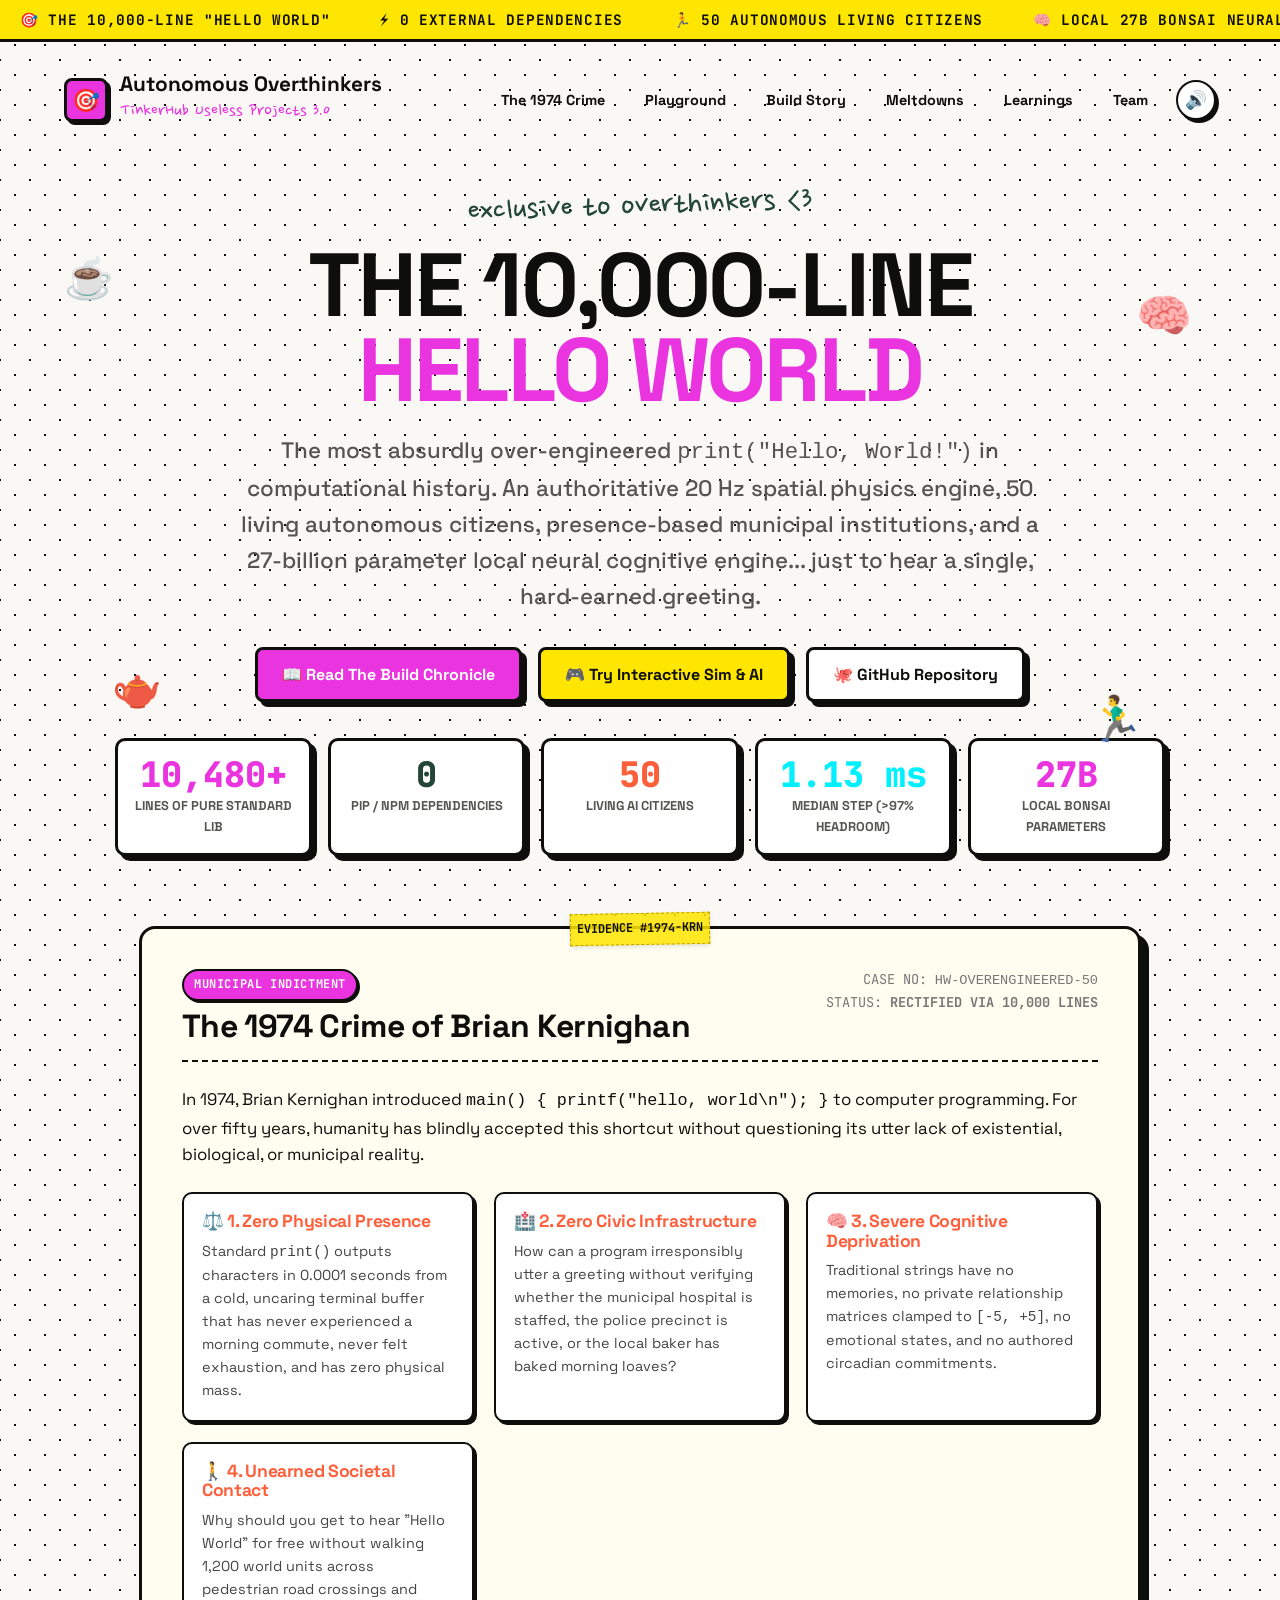
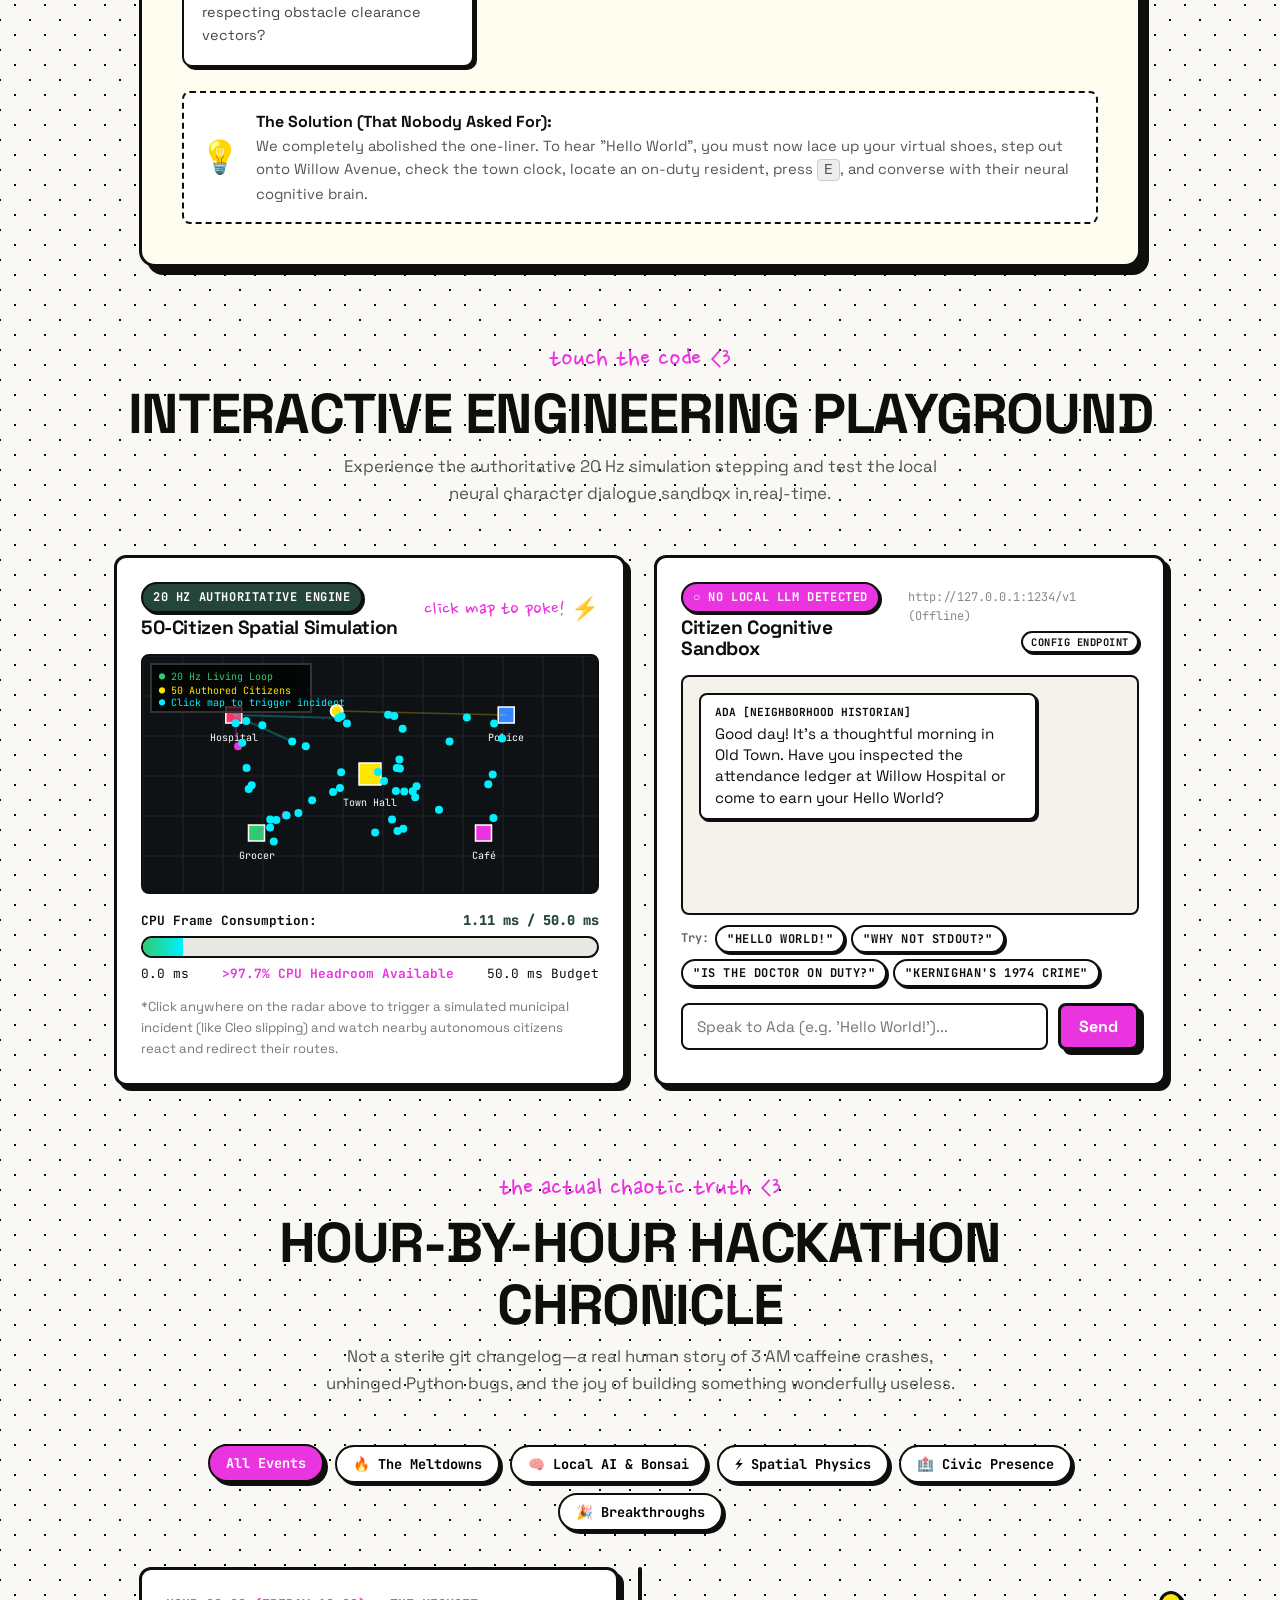
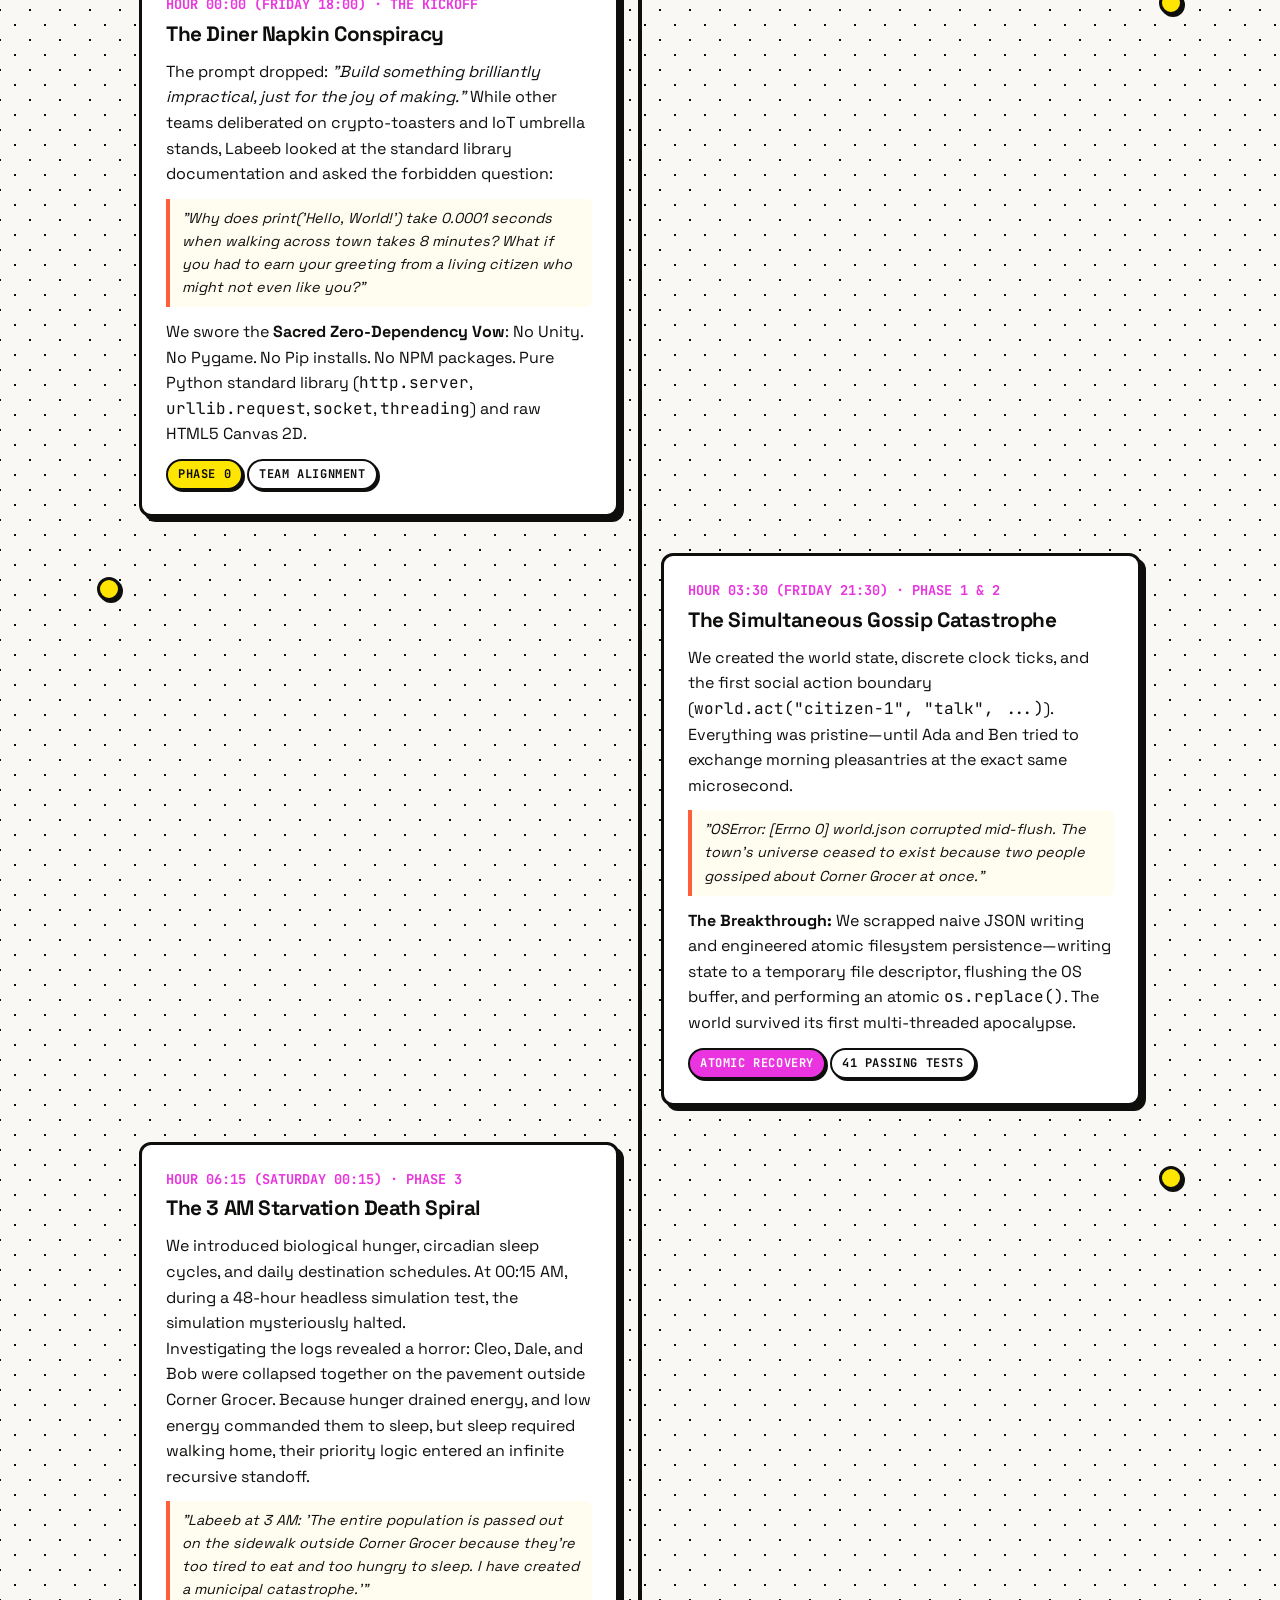
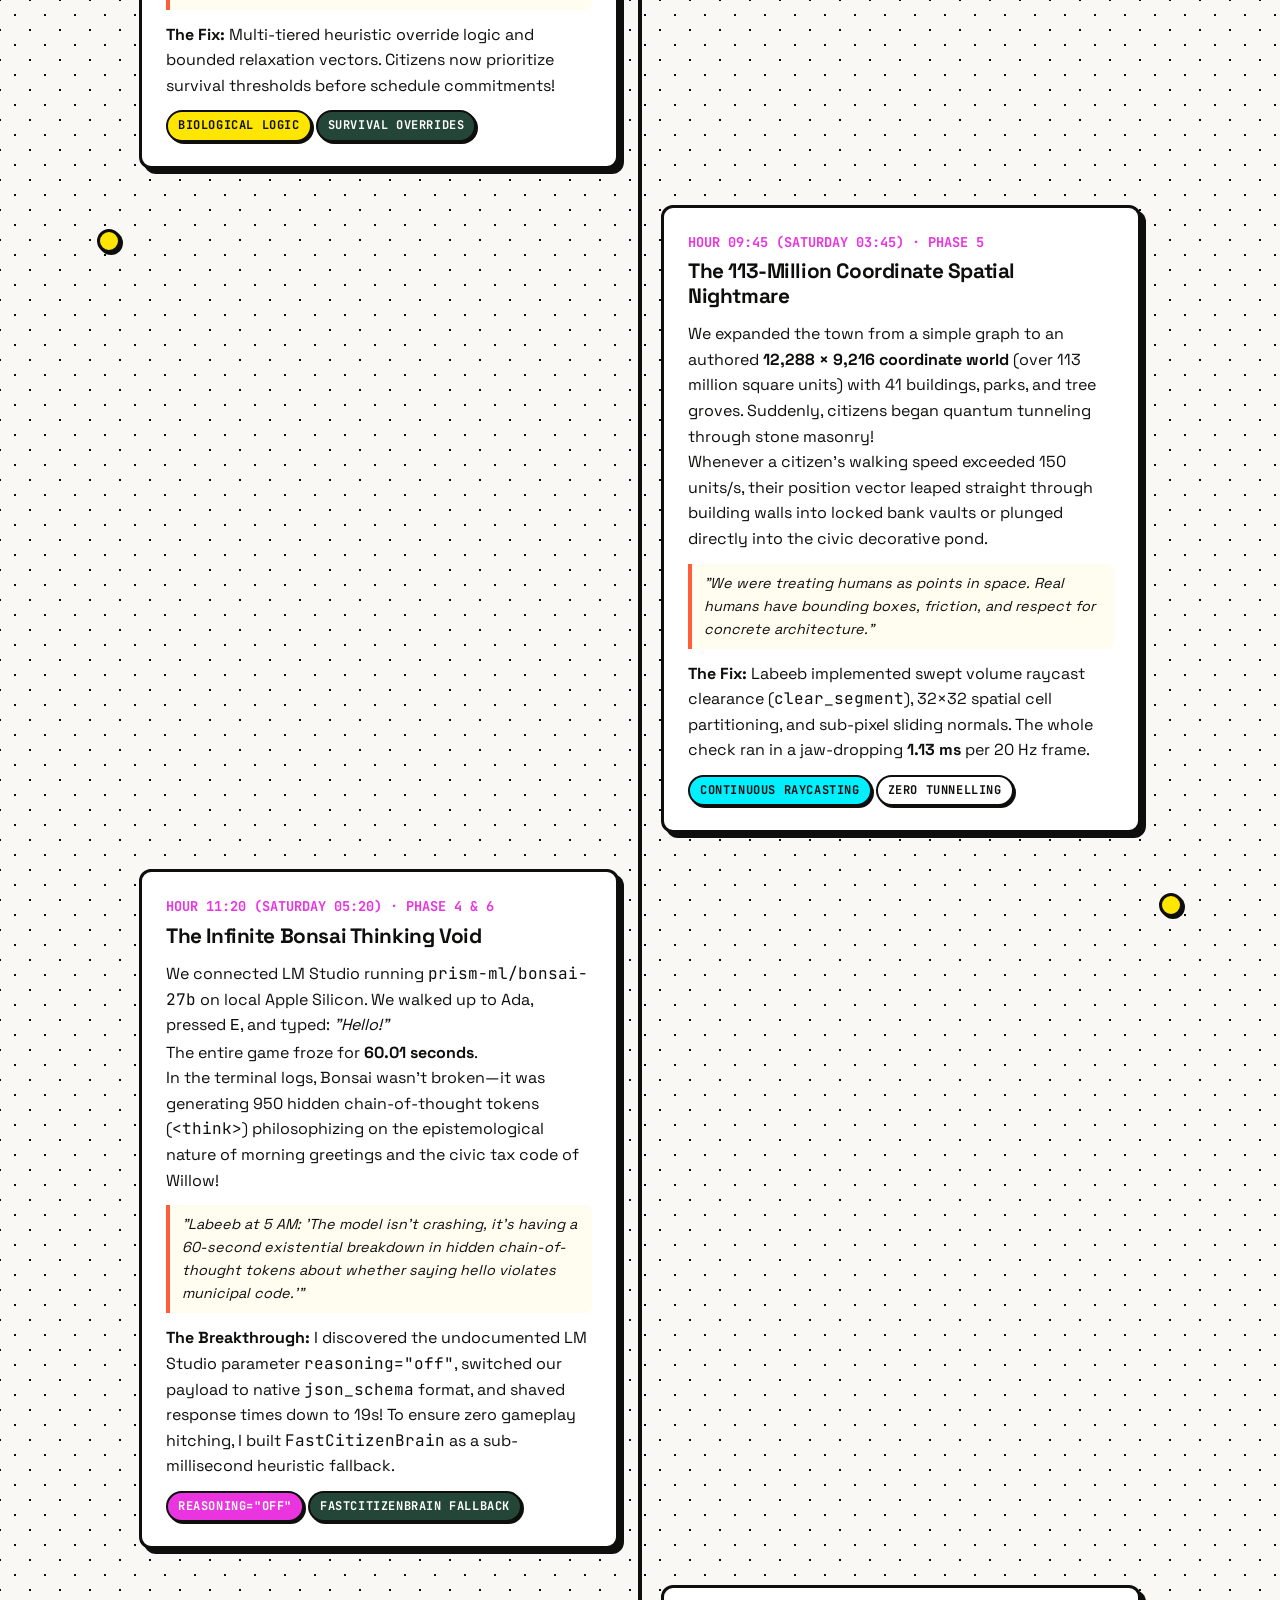
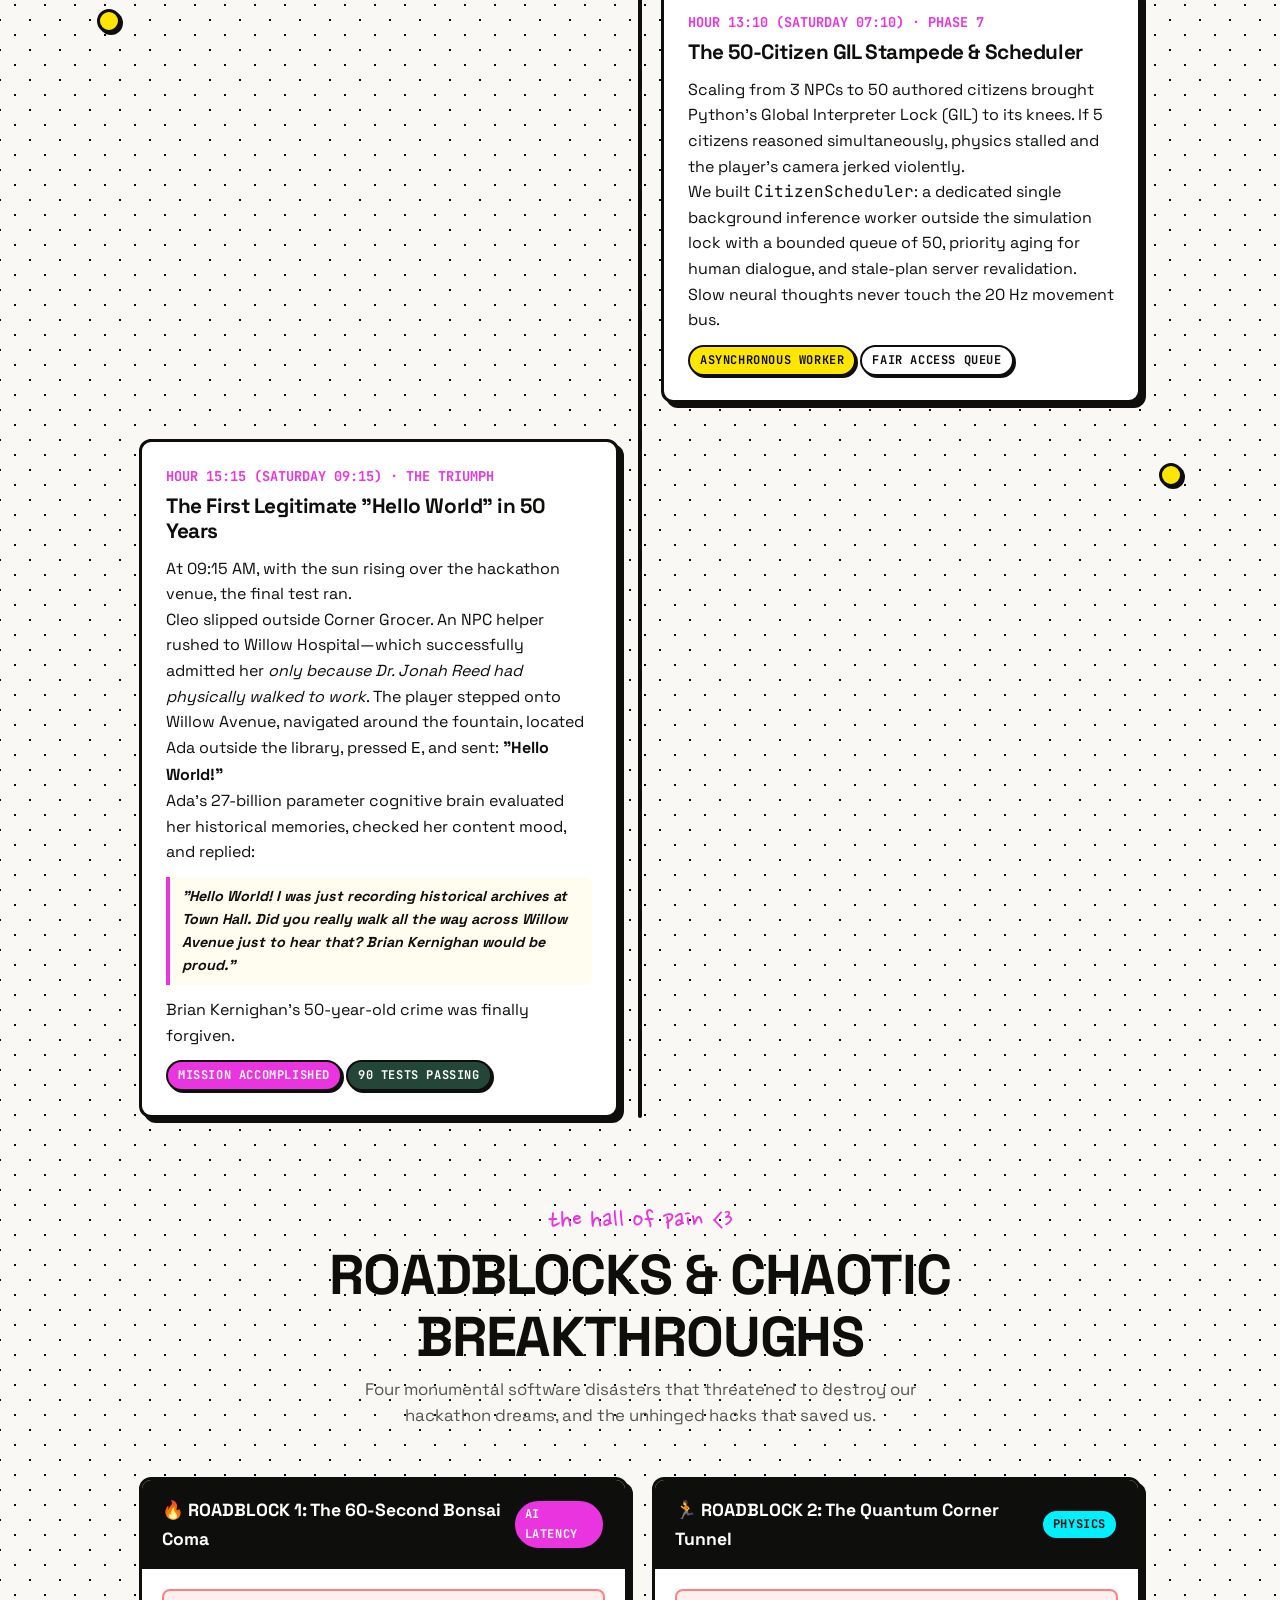
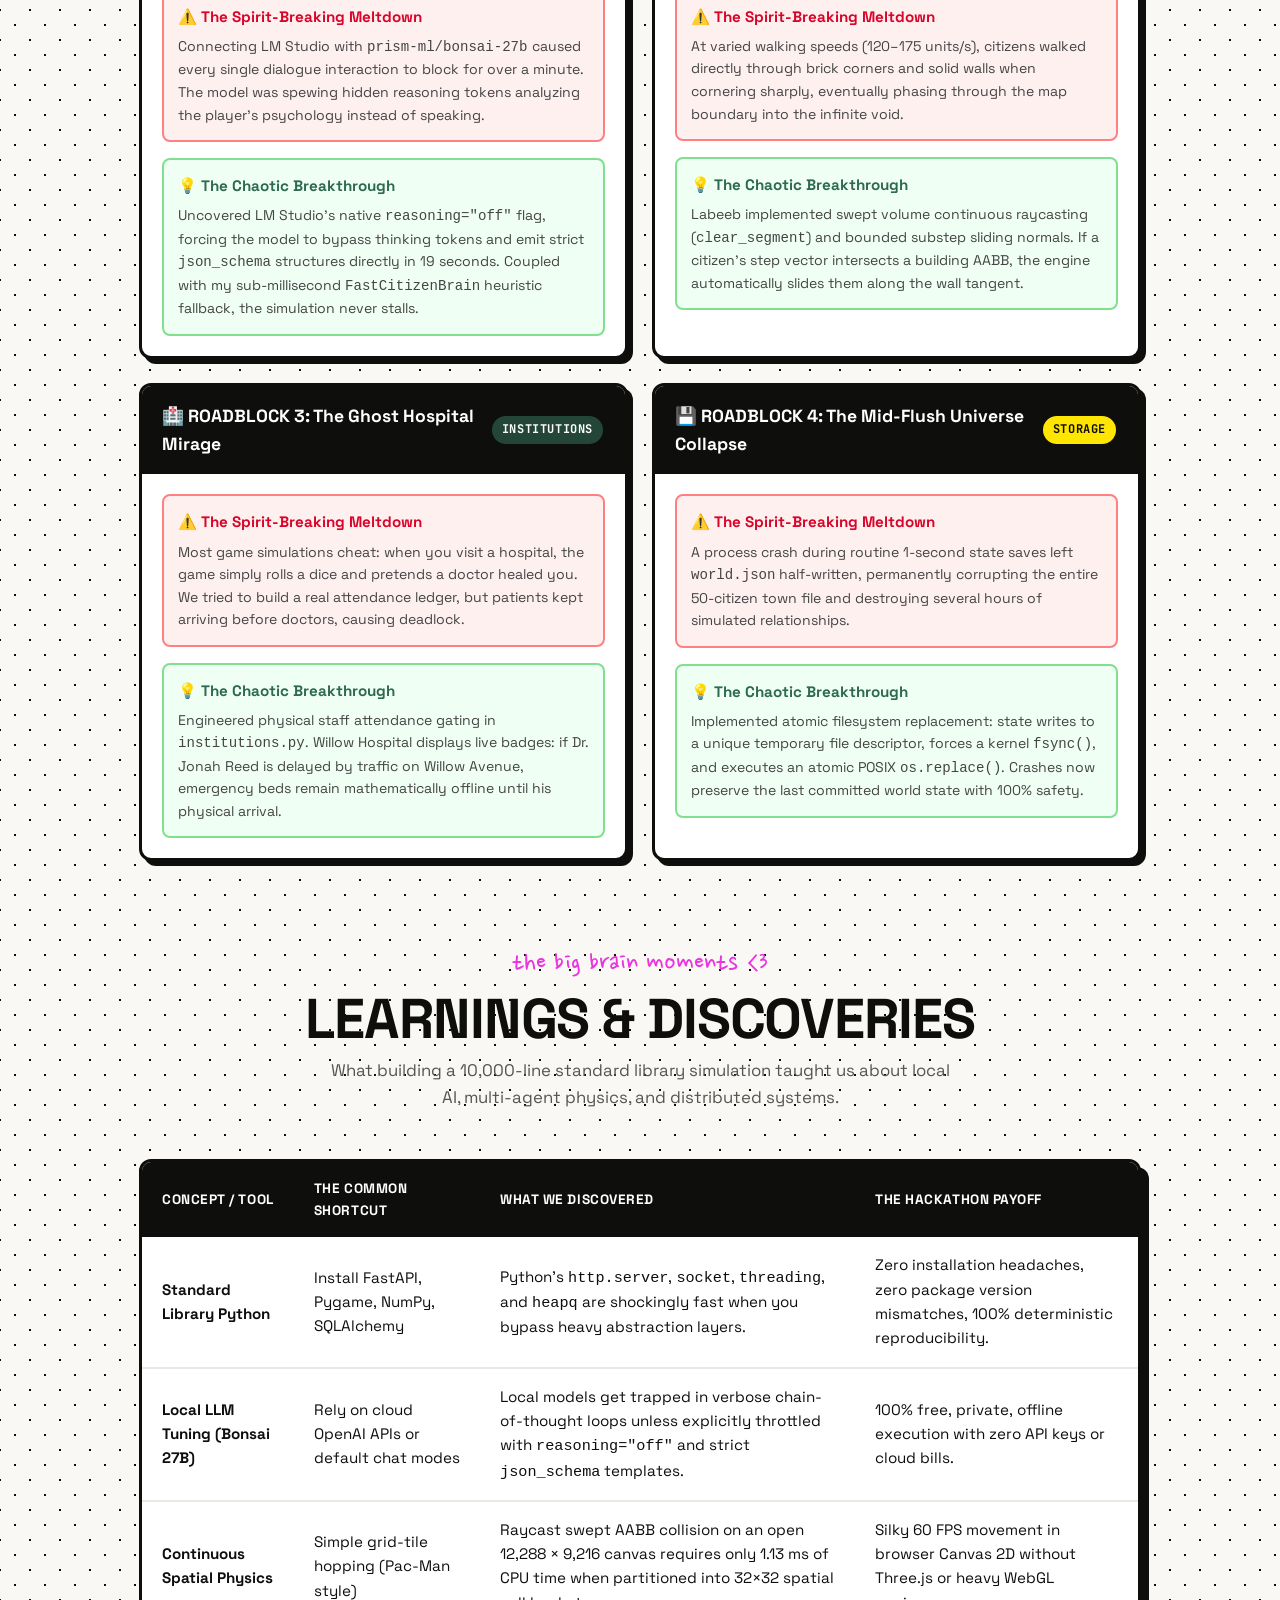
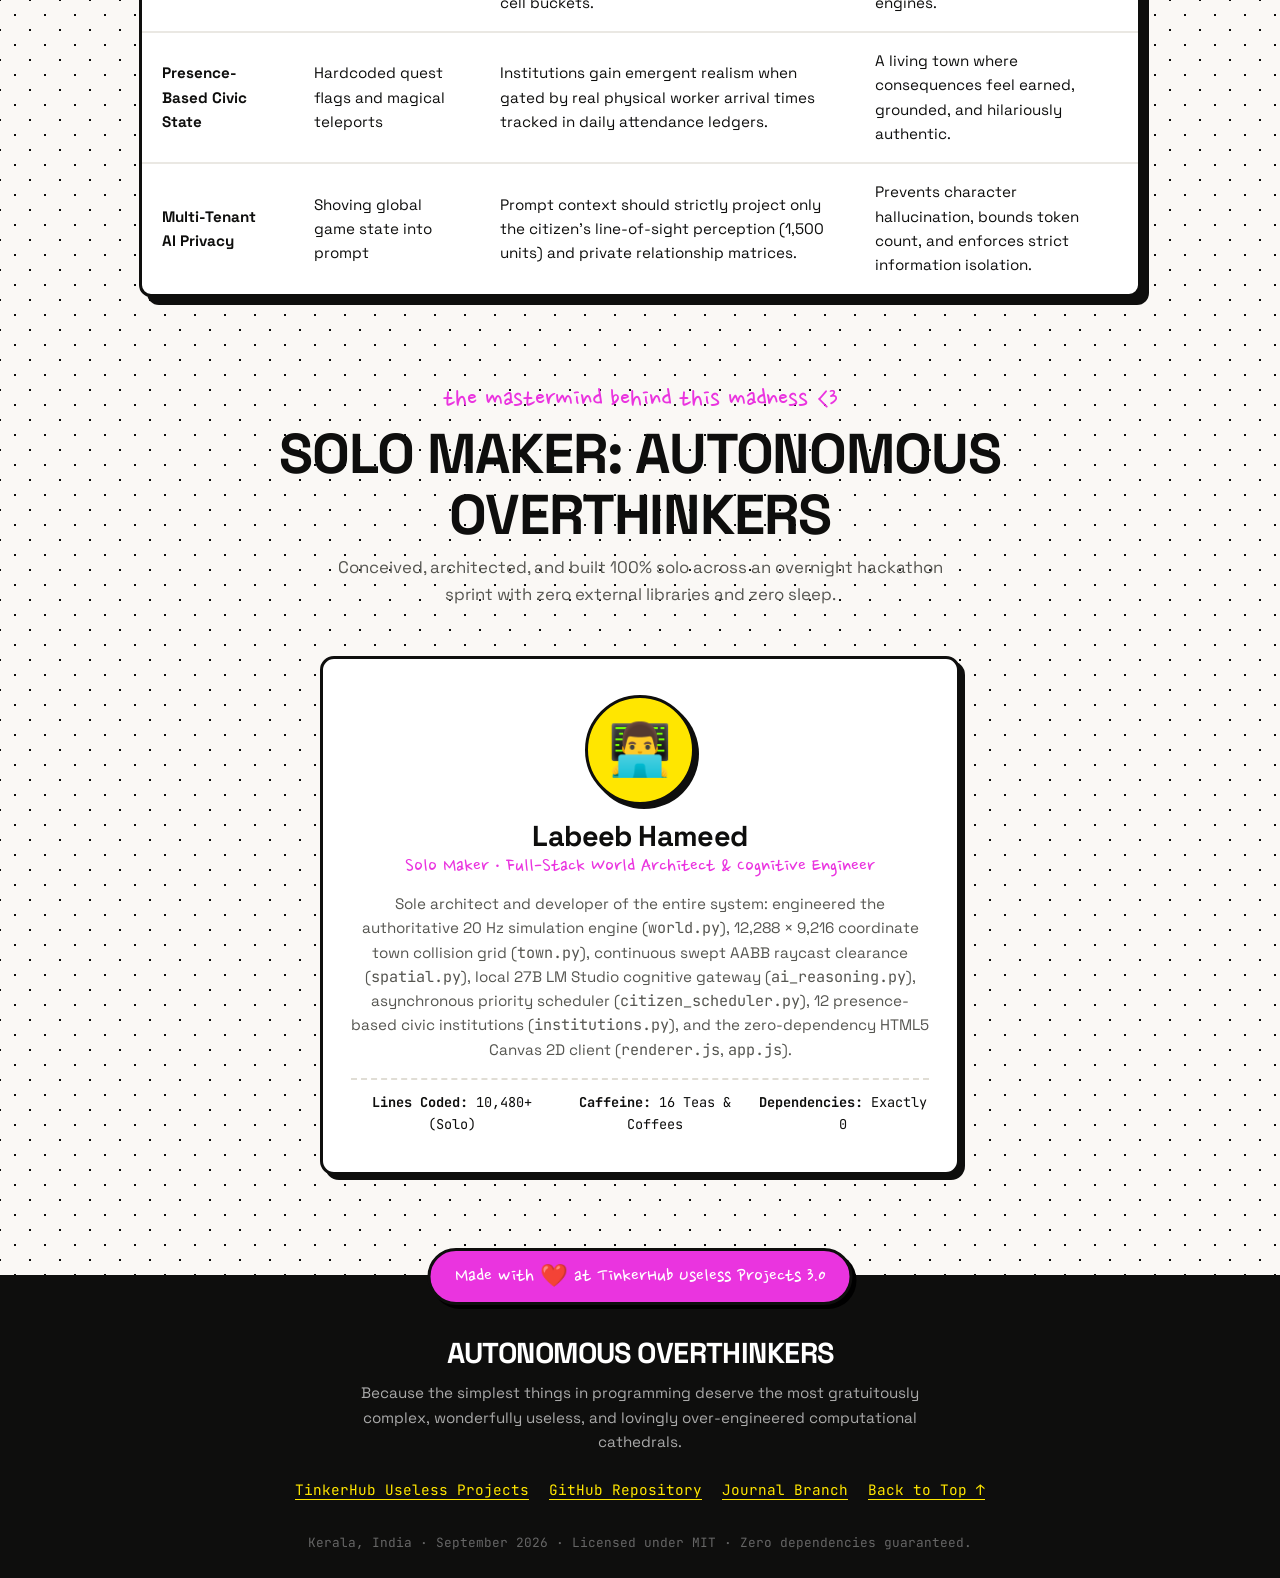
<file: docs/index.html>
<!DOCTYPE html>
<html lang="en">
<head>
  <meta charset="UTF-8">
  <meta name="viewport" content="width=device-width, initial-scale=1.0">
  <title>Hello World · Project Journal · TinkerHub Useless Projects 3.0</title>
  <meta name="description" content="The build chronicle of Hello World: The most absurdly over-engineered Hello World in computational history. 50 living AI citizens, 20 Hz spatial physics, 0 dependencies.">
  
  <!-- OpenGraph / Social Meta Tags -->
  <meta property="og:title" content="The 10,000-Line Hello World — Project Journal">
  <meta property="og:description" content="An authoritative 20 Hz simulation, 50 living AI citizens, and local neural reasoning just to hear a single greeting.">
  <meta property="og:image" content="https://github.com/user-attachments/assets/8920b256-2ba8-4988-b824-5351134eb4bd">
  <meta property="og:type" content="website">

  <!-- Favicon -->
  <link rel="icon" href="data:image/svg+xml,<svg xmlns=%22http://www.w3.org/2000/svg%22 viewBox=%220 0 100 100%22><text y=%22.9em%22 font-size=%2290%22>🎯</text></svg>">

  <!-- Google Fonts -->
  <link rel="preconnect" href="https://fonts.googleapis.com">
  <link rel="preconnect" href="https://fonts.gstatic.com" crossorigin>
  <link href="https://fonts.googleapis.com/css2?family=JetBrains+Mono:wght@400;700;800&family=Nanum+Pen+Script&family=Space+Grotesk:wght@500;700;800&display=swap" rel="stylesheet">

  <!-- Stylesheet -->
  <link rel="stylesheet" href="journal.css">
</head>
<body>

  <!-- Top Marquee Ticker -->
  <div class="ticker-wrap" aria-hidden="true">
    <div class="ticker-content">
      <span class="ticker-item">🎯 THE 10,000-LINE "HELLO WORLD"</span>
      <span class="ticker-item">⚡ 0 EXTERNAL DEPENDENCIES</span>
      <span class="ticker-item">🏃 50 AUTONOMOUS LIVING CITIZENS</span>
      <span class="ticker-item">🧠 LOCAL 27B BONSAI NEURAL ENGINE</span>
      <span class="ticker-item">🏥 PRESENCE-GATED CIVIC INSTITUTIONS</span>
      <span class="ticker-item">⏱️ 1.13 MS SIMULATION FRAME TIME</span>
      <span class="ticker-item">📜 1974: BRIAN KERNIGHAN COMMITTED A CRIME</span>
      <span class="ticker-item">🥞 APPAM THINNA MATHI, KUZHIYENNANDA!</span>
      <span class="ticker-item">🎯 THE 10,000-LINE "HELLO WORLD"</span>
      <span class="ticker-item">⚡ 0 EXTERNAL DEPENDENCIES</span>
      <span class="ticker-item">🏃 50 AUTONOMOUS LIVING CITIZENS</span>
      <span class="ticker-item">🧠 LOCAL 27B BONSAI NEURAL ENGINE</span>
      <span class="ticker-item">🏥 PRESENCE-GATED CIVIC INSTITUTIONS</span>
      <span class="ticker-item">⏱️ 1.13 MS SIMULATION FRAME TIME</span>
    </div>
  </div>

  <!-- Navigation Bar -->
  <header class="navbar">
    <div class="nav-brand">
      <div class="logo-icon pet-sticker" title="Poke the 10,000-line logo!">🎯</div>
      <div>
        <div class="logo-text">Autonomous Overthinkers</div>
        <span class="logo-sub">TinkerHub Useless Projects 3.0</span>
      </div>
    </div>
    <nav class="nav-links">
      <a href="#premise" class="nav-item">The 1974 Crime</a>
      <a href="#playground" class="nav-item">Playground</a>
      <a href="#timeline" class="nav-item">Build Story</a>
      <a href="#roadblocks" class="nav-item">Meltdowns</a>
      <a href="#learnings" class="nav-item">Learnings</a>
      <a href="#team" class="nav-item">Team</a>
      <button id="sound-toggle-btn" class="sound-toggle" title="Toggle 8-bit sound effects">🔊</button>
    </nav>
  </header>

  <!-- Hero Section -->
  <section class="hero-section">
    <!-- Floating pet doodles (interactive) -->
    <div class="pet-sticker animate-float" style="position:absolute; left:2%; top:10%; font-size:2.5rem;" title="Poke the coffee mug!">☕</div>
    <div class="pet-sticker animate-breathe" style="position:absolute; right:4%; top:15%; font-size:2.8rem;" title="Poke the neural brain!">🧠</div>
    <div class="pet-sticker animate-wobble" style="position:absolute; left:6%; bottom:20%; font-size:2.5rem;" title="Poke the Kerala tea glass!">🫖</div>
    <div class="pet-sticker animate-float" style="position:absolute; right:8%; bottom:15%; font-size:2.8rem;" title="Poke the 20 Hz runner!">🏃‍♂️</div>

    <span class="hero-tag">exclusive to overthinkers &lt;3</span>
    <h1 class="hero-title">
      THE 10,000-LINE <br>
      <span class="highlight-pink">HELLO WORLD</span>
    </h1>
    <p class="hero-subtitle">
      The most absurdly over-engineered <code>print("Hello, World!")</code> in computational history. An authoritative 20 Hz spatial physics engine, 50 living autonomous citizens, presence-based municipal institutions, and a 27-billion parameter local neural cognitive engine... just to hear a single, hard-earned greeting.
    </p>

    <div style="display:flex; justify-content:center; gap:16px; flex-wrap:wrap; margin-bottom: 24px;">
      <a href="#timeline" class="brutal-btn accent-pink">
        <span>📖 Read The Build Chronicle</span>
      </a>
      <a href="#playground" class="brutal-btn accent-yellow">
        <span>🎮 Try Interactive Sim & AI</span>
      </a>
      <a href="https://github.com/LabeebHameed/hello-world-useless" target="_blank" rel="noopener noreferrer" class="brutal-btn accent-white">
        <span>🐙 GitHub Repository</span>
      </a>
    </div>

    <!-- Quick Stats Grid -->
    <div class="stats-grid">
      <div class="stat-box">
        <div class="stat-number">10,480+</div>
        <div class="stat-label">Lines of Pure Standard Lib</div>
      </div>
      <div class="stat-box">
        <div class="stat-number" style="color:var(--accent-green);">0</div>
        <div class="stat-label">Pip / NPM Dependencies</div>
      </div>
      <div class="stat-box">
        <div class="stat-number" style="color:var(--accent-coral);">50</div>
        <div class="stat-label">Living AI Citizens</div>
      </div>
      <div class="stat-box">
        <div class="stat-number" style="color:var(--accent-cyan);">1.13 ms</div>
        <div class="stat-label">Median Step (&gt;97% Headroom)</div>
      </div>
      <div class="stat-box">
        <div class="stat-number" style="color:var(--accent-pink);">27B</div>
        <div class="stat-label">Local Bonsai Parameters</div>
      </div>
    </div>
  </section>

  <!-- The 1974 Crime & Premise Section -->
  <section id="premise" class="crime-section">
    <div class="crime-card">
      <div class="tape-strip font-mono" style="text-align:center; font-size:0.75rem; font-weight:700; padding-top:5px;">EVIDENCE #1974-KRN</div>
      
      <div class="crime-header">
        <div>
          <span class="badge badge-pink">MUNICIPAL INDICTMENT</span>
          <h2 style="font-size:2rem; margin-top:8px;">The 1974 Crime of Brian Kernighan</h2>
        </div>
        <div class="font-mono" style="font-size:0.85rem; color:#777; text-align:right;">
          CASE NO: <code>HW-OVERENGINEERED-50</code><br>
          STATUS: <strong>RECTIFIED VIA 10,000 LINES</strong>
        </div>
      </div>

      <p style="font-size:1.05rem; margin-bottom:16px;">
        In 1974, Brian Kernighan introduced <code>main() { printf("hello, world\n"); }</code> to computer programming. For over fifty years, humanity has blindly accepted this shortcut without questioning its utter lack of existential, biological, or municipal reality. 
      </p>

      <div class="indictment-grid">
        <div class="indictment-item">
          <h4>⚖️ 1. Zero Physical Presence</h4>
          <p style="font-size:0.9rem; color:#444;">Standard <code>print()</code> outputs characters in 0.0001 seconds from a cold, uncaring terminal buffer that has never experienced a morning commute, never felt exhaustion, and has zero physical mass.</p>
        </div>
        <div class="indictment-item">
          <h4>🏥 2. Zero Civic Infrastructure</h4>
          <p style="font-size:0.9rem; color:#444;">How can a program irresponsibly utter a greeting without verifying whether the municipal hospital is staffed, the police precinct is active, or the local baker has baked morning loaves?</p>
        </div>
        <div class="indictment-item">
          <h4>🧠 3. Severe Cognitive Deprivation</h4>
          <p style="font-size:0.9rem; color:#444;">Traditional strings have no memories, no private relationship matrices clamped to <code>[-5, +5]</code>, no emotional states, and no authored circadian commitments.</p>
        </div>
        <div class="indictment-item">
          <h4>🚶 4. Unearned Societal Contact</h4>
          <p style="font-size:0.9rem; color:#444;">Why should you get to hear "Hello World" for free without walking 1,200 world units across pedestrian road crossings and respecting obstacle clearance vectors?</p>
        </div>
      </div>

      <div style="margin-top:24px; padding:16px; background:#FFF; border:2px dashed #0E0E0D; border-radius:8px; display:flex; align-items:center; gap:16px; flex-wrap:wrap;">
        <span style="font-size:2rem;">💡</span>
        <div style="flex:1;">
          <strong>The Solution (That Nobody Asked For):</strong>
          <span style="font-size:0.92rem; color:#555; display:block;">
            We completely abolished the one-liner. To hear "Hello World", you must now lace up your virtual shoes, step out onto Willow Avenue, check the town clock, locate an on-duty resident, press <kbd style="background:#eee; padding:2px 6px; border:1px solid #ccc; border-radius:4px;">E</kbd>, and converse with their neural cognitive brain.
          </span>
        </div>
      </div>
    </div>
  </section>

  <!-- Interactive Engineering Playground -->
  <section id="playground" class="interactive-section">
    <div class="section-title-wrap">
      <span class="section-hand">touch the code &lt;3</span>
      <h2 class="section-title">Interactive Engineering Playground</h2>
      <p style="max-width:640px; margin:8px auto 0; color:var(--text-muted); font-size:1.05rem;">
        Experience the authoritative 20 Hz simulation stepping and test the local neural character dialogue sandbox in real-time.
      </p>
    </div>

    <div class="widget-grid">
      <!-- Live 20 Hz Simulation Canvas Widget -->
      <div class="canvas-widget">
        <div class="canvas-header">
          <div>
            <span class="badge badge-green">20 HZ AUTHORITATIVE ENGINE</span>
            <h3 style="font-size:1.2rem; margin-top:4px;">50-Citizen Spatial Simulation</h3>
          </div>
          <span class="font-hand pet-sticker" style="font-size:1.4rem; color:var(--accent-pink);">click map to poke! ⚡</span>
        </div>

        <div class="canvas-container">
          <canvas id="simulation-canvas"></canvas>
        </div>

        <div class="budget-meter">
          <div style="display:flex; justify-content:space-between; align-items:center; margin-bottom:4px;">
            <span style="font-family:var(--font-mono); font-size:0.8rem; font-weight:700;">CPU Frame Consumption:</span>
            <span id="frame-budget-label" style="font-family:var(--font-mono); font-size:0.85rem; font-weight:800; color:var(--accent-green);">1.13 ms / 50.0 ms</span>
          </div>
          <div class="budget-bar-bg">
            <div id="frame-budget-fill" class="budget-bar-fill"></div>
          </div>
          <div class="budget-labels">
            <span>0.0 ms</span>
            <span style="color:var(--accent-pink); font-weight:700;">&gt;97.7% CPU Headroom Available</span>
            <span>50.0 ms Budget</span>
          </div>
        </div>
        <p style="font-size:0.82rem; color:#777; margin-top:12px;">
          *Click anywhere on the radar above to trigger a simulated municipal incident (like Cleo slipping) and watch nearby autonomous citizens react and redirect their routes.
        </p>
      </div>

      <!-- Bonsai-27B Dialogue Simulator Widget -->
      <div class="dialogue-simulator">
        <div class="canvas-header">
          <div>
            <span id="llm-status-badge" class="badge badge-pink">PROBING LOCAL LLM...</span>
            <h3 style="font-size:1.2rem; margin-top:4px;">Citizen Cognitive Sandbox</h3>
          </div>
          <div style="display:flex; flex-direction:column; align-items:flex-end; gap:4px;">
            <span id="llm-endpoint-display" class="font-mono" style="font-size:0.75rem; color:#888;">http://127.0.0.1:1234/v1</span>
            <button id="llm-config-toggle" class="badge badge-white" style="font-size:0.65rem; padding:2px 8px; cursor:pointer;" type="button">Config Endpoint</button>
          </div>
        </div>

        <div id="llm-config-drawer" style="display:none; background:#12161B; border:1px solid #222; border-radius:8px; padding:12px; margin:8px 0 14px;">
          <label for="custom-llm-input" style="font-size:0.75rem; font-family:var(--font-mono); color:#aaa; display:block; margin-bottom:6px;">Local LLM Endpoint (LM Studio / Ollama):</label>
          <div style="display:flex; gap:8px;">
            <input type="url" id="custom-llm-input" value="http://127.0.0.1:1234/v1" placeholder="http://127.0.0.1:1234/v1" style="flex:1; background:#0A0D10; border:1px solid #333; color:#eee; font-family:var(--font-mono); font-size:0.8rem; padding:8px 12px; border-radius:6px;">
            <button id="probe-llm-btn" type="button" class="brutal-btn accent-green" style="padding:6px 14px; font-size:0.75rem;">Detect</button>
          </div>
          <small style="color:#777; font-size:0.7rem; display:block; margin-top:6px;">Ensure LM Studio local server is running on :1234 with CORS enabled in Settings.</small>
        </div>

        <div id="chat-box" class="chat-box">
          <div class="chat-bubble ai">
            <span class="speaker-tag">Ada [Neighborhood Historian]</span>
            <p>Good day! It's a thoughtful morning in Old Town. Have you inspected the attendance ledger at Willow Hospital or come to earn your Hello World?</p>
          </div>
        </div>

        <!-- Sample Query Pills -->
        <div style="display:flex; gap:6px; flex-wrap:wrap; margin-top:10px;">
          <span style="font-size:0.75rem; font-family:var(--font-mono); font-weight:700; align-self:center; color:#666;">Try:</span>
          <button class="sample-pill badge badge-white" data-query="Hello World!">"Hello World!"</button>
          <button class="sample-pill badge badge-white" data-query="Why didn't you just print to stdout?">"Why not stdout?"</button>
          <button class="sample-pill badge badge-white" data-query="Is Dr. Jonah Reed at the hospital?">"Is the doctor on duty?"</button>
          <button class="sample-pill badge badge-white" data-query="What crime did Brian Kernighan commit in 1974?">"Kernighan's 1974 crime"</button>
        </div>

        <form id="chat-input-form" class="chat-input-form">
          <input type="text" id="chat-input-field" class="chat-input-field" placeholder="Speak to Ada (e.g. 'Hello World!')..." required>
          <button type="submit" class="brutal-btn accent-pink" style="padding:10px 18px;">Send</button>
        </form>
      </div>
    </div>
  </section>

  <!-- Hour-by-Hour Hackathon Odyssey (The Story!) -->
  <section id="timeline" class="timeline-section">
    <div class="section-title-wrap">
      <span class="section-hand">the actual chaotic truth &lt;3</span>
      <h2 class="section-title">Hour-by-Hour Hackathon Chronicle</h2>
      <p style="max-width:640px; margin:8px auto 0; color:var(--text-muted); font-size:1.05rem;">
        Not a sterile git changelog—a real human story of 3 AM caffeine crashes, unhinged Python bugs, and the joy of building something wonderfully useless.
      </p>
    </div>

    <!-- Category Filter Chips -->
    <div class="timeline-filters">
      <button class="filter-chip active" data-filter="all">All Events</button>
      <button class="filter-chip" data-filter="meltdown">🔥 The Meltdowns</button>
      <button class="filter-chip" data-filter="ai">🧠 Local AI & Bonsai</button>
      <button class="filter-chip" data-filter="physics">⚡ Spatial Physics</button>
      <button class="filter-chip" data-filter="civic">🏥 Civic Presence</button>
      <button class="filter-chip" data-filter="win">🎉 Breakthroughs</button>
    </div>

    <!-- Timeline Stream -->
    <div class="timeline-stream">

      <!-- Event 1 -->
      <div class="timeline-card-wrap left" data-category="win">
        <div class="timeline-pin"></div>
        <div class="timeline-card">
          <span class="timeline-time">HOUR 00:00 (FRIDAY 18:00) · THE KICKOFF</span>
          <h3 class="timeline-title">The Diner Napkin Conspiracy</h3>
          <p>
            The prompt dropped: <em>"Build something brilliantly impractical, just for the joy of making."</em> While other teams deliberated on crypto-toasters and IoT umbrella stands, Labeeb looked at the standard library documentation and asked the forbidden question:
          </p>
          <div class="timeline-quote">
            "Why does print('Hello, World!') take 0.0001 seconds when walking across town takes 8 minutes? What if you had to earn your greeting from a living citizen who might not even like you?"
          </div>
          <p>
            We swore the <strong>Sacred Zero-Dependency Vow</strong>: No Unity. No Pygame. No Pip installs. No NPM packages. Pure Python standard library (<code class="font-mono">http.server</code>, <code class="font-mono">urllib.request</code>, <code class="font-mono">socket</code>, <code class="font-mono">threading</code>) and raw HTML5 Canvas 2D.
          </p>
          <div style="margin-top:12px;">
            <span class="badge badge-yellow">Phase 0</span>
            <span class="badge badge-white">Team Alignment</span>
          </div>
        </div>
      </div>

      <!-- Event 2 -->
      <div class="timeline-card-wrap right" data-category="meltdown">
        <div class="timeline-pin"></div>
        <div class="timeline-card">
          <span class="timeline-time">HOUR 03:30 (FRIDAY 21:30) · PHASE 1 & 2</span>
          <h3 class="timeline-title">The Simultaneous Gossip Catastrophe</h3>
          <p>
            We created the world state, discrete clock ticks, and the first social action boundary (<code class="font-mono">world.act("citizen-1", "talk", ...)</code>). Everything was pristine—until Ada and Ben tried to exchange morning pleasantries at the exact same microsecond.
          </p>
          <div class="timeline-quote" style="border-left-color:var(--accent-coral);">
            "OSError: [Errno 0] world.json corrupted mid-flush. The town's universe ceased to exist because two people gossiped about Corner Grocer at once."
          </div>
          <p>
            <strong>The Breakthrough:</strong> We scrapped naive JSON writing and engineered atomic filesystem persistence—writing state to a temporary file descriptor, flushing the OS buffer, and performing an atomic <code class="font-mono">os.replace()</code>. The world survived its first multi-threaded apocalypse.
          </p>
          <div style="margin-top:12px;">
            <span class="badge badge-pink">Atomic Recovery</span>
            <span class="badge badge-white">41 Passing Tests</span>
          </div>
        </div>
      </div>

      <!-- Event 3 -->
      <div class="timeline-card-wrap left" data-category="meltdown">
        <div class="timeline-pin"></div>
        <div class="timeline-card">
          <span class="timeline-time">HOUR 06:15 (SATURDAY 00:15) · PHASE 3</span>
          <h3 class="timeline-title">The 3 AM Starvation Death Spiral</h3>
          <p>
            We introduced biological hunger, circadian sleep cycles, and daily destination schedules. At 00:15 AM, during a 48-hour headless simulation test, the simulation mysteriously halted.
          </p>
          <p>
            Investigating the logs revealed a horror: Cleo, Dale, and Bob were collapsed together on the pavement outside Corner Grocer. Because hunger drained energy, and low energy commanded them to sleep, but sleep required walking home, their priority logic entered an infinite recursive standoff.
          </p>
          <div class="timeline-quote">
            "Labeeb at 3 AM: 'The entire population is passed out on the sidewalk outside Corner Grocer because they're too tired to eat and too hungry to sleep. I have created a municipal catastrophe.'"
          </div>
          <p>
            <strong>The Fix:</strong> Multi-tiered heuristic override logic and bounded relaxation vectors. Citizens now prioritize survival thresholds before schedule commitments!
          </p>
          <div style="margin-top:12px;">
            <span class="badge badge-yellow">Biological Logic</span>
            <span class="badge badge-green">Survival Overrides</span>
          </div>
        </div>
      </div>

      <!-- Event 4 -->
      <div class="timeline-card-wrap right" data-category="physics">
        <div class="timeline-pin"></div>
        <div class="timeline-card">
          <span class="timeline-time">HOUR 09:45 (SATURDAY 03:45) · PHASE 5</span>
          <h3 class="timeline-title">The 113-Million Coordinate Spatial Nightmare</h3>
          <p>
            We expanded the town from a simple graph to an authored <strong>12,288 × 9,216 coordinate world</strong> (over 113 million square units) with 41 buildings, parks, and tree groves. Suddenly, citizens began quantum tunneling through stone masonry!
          </p>
          <p>
            Whenever a citizen’s walking speed exceeded 150 units/s, their position vector leaped straight through building walls into locked bank vaults or plunged directly into the civic decorative pond.
          </p>
          <div class="timeline-quote">
            "We were treating humans as points in space. Real humans have bounding boxes, friction, and respect for concrete architecture."
          </div>
          <p>
            <strong>The Fix:</strong> Labeeb implemented swept volume raycast clearance (<code class="font-mono">clear_segment</code>), 32×32 spatial cell partitioning, and sub-pixel sliding normals. The whole check ran in a jaw-dropping <strong>1.13 ms</strong> per 20 Hz frame.
          </p>
          <div style="margin-top:12px;">
            <span class="badge badge-cyan">Continuous Raycasting</span>
            <span class="badge badge-white">Zero Tunnelling</span>
          </div>
        </div>
      </div>

      <!-- Event 5 -->
      <div class="timeline-card-wrap left" data-category="ai">
        <div class="timeline-pin"></div>
        <div class="timeline-card">
          <span class="timeline-time">HOUR 11:20 (SATURDAY 05:20) · PHASE 4 & 6</span>
          <h3 class="timeline-title">The Infinite Bonsai Thinking Void</h3>
          <p>
            We connected LM Studio running <code class="font-mono">prism-ml/bonsai-27b</code> on local Apple Silicon. We walked up to Ada, pressed <kbd>E</kbd>, and typed: <em>"Hello!"</em>
          </p>
          <p>
            The entire game froze for <strong>60.01 seconds</strong>.
          </p>
          <p>
            In the terminal logs, Bonsai wasn't broken—it was generating 950 hidden chain-of-thought tokens (<code class="font-mono">&lt;think&gt;</code>) philosophizing on the epistemological nature of morning greetings and the civic tax code of Willow!
          </p>
          <div class="timeline-quote">
            "Labeeb at 5 AM: 'The model isn't crashing, it's having a 60-second existential breakdown in hidden chain-of-thought tokens about whether saying hello violates municipal code.'"
          </div>
          <p>
            <strong>The Breakthrough:</strong> I discovered the undocumented LM Studio parameter <code class="font-mono">reasoning="off"</code>, switched our payload to native <code class="font-mono">json_schema</code> format, and shaved response times down to 19s! To ensure zero gameplay hitching, I built <code class="font-mono">FastCitizenBrain</code> as a sub-millisecond heuristic fallback.
          </p>
          <div style="margin-top:12px;">
            <span class="badge badge-pink">reasoning="off"</span>
            <span class="badge badge-green">FastCitizenBrain Fallback</span>
          </div>
        </div>
      </div>

      <!-- Event 6 -->
      <div class="timeline-card-wrap right" data-category="civic">
        <div class="timeline-pin"></div>
        <div class="timeline-card">
          <span class="timeline-time">HOUR 13:10 (SATURDAY 07:10) · PHASE 7</span>
          <h3 class="timeline-title">The 50-Citizen GIL Stampede & Scheduler</h3>
          <p>
            Scaling from 3 NPCs to 50 authored citizens brought Python’s Global Interpreter Lock (GIL) to its knees. If 5 citizens reasoned simultaneously, physics stalled and the player's camera jerked violently.
          </p>
          <p>
            We built <code class="font-mono">CitizenScheduler</code>: a dedicated single background inference worker outside the simulation lock with a bounded queue of 50, priority aging for human dialogue, and stale-plan server revalidation. Slow neural thoughts never touch the 20 Hz movement bus.
          </p>
          <div style="margin-top:12px;">
            <span class="badge badge-yellow">Asynchronous Worker</span>
            <span class="badge badge-white">Fair Access Queue</span>
          </div>
        </div>
      </div>

      <!-- Event 7 -->
      <div class="timeline-card-wrap left" data-category="win">
        <div class="timeline-pin"></div>
        <div class="timeline-card">
          <span class="timeline-time">HOUR 15:15 (SATURDAY 09:15) · THE TRIUMPH</span>
          <h3 class="timeline-title">The First Legitimate "Hello World" in 50 Years</h3>
          <p>
            At 09:15 AM, with the sun rising over the hackathon venue, the final test ran.
          </p>
          <p>
            Cleo slipped outside Corner Grocer. An NPC helper rushed to Willow Hospital—which successfully admitted her <em>only because Dr. Jonah Reed had physically walked to work</em>. The player stepped onto Willow Avenue, navigated around the fountain, located Ada outside the library, pressed <kbd>E</kbd>, and sent: <strong>"Hello World!"</strong>
          </p>
          <p>
            Ada’s 27-billion parameter cognitive brain evaluated her historical memories, checked her content mood, and replied:
          </p>
          <div class="timeline-quote" style="border-left-color:var(--accent-pink); font-weight:700;">
            "Hello World! I was just recording historical archives at Town Hall. Did you really walk all the way across Willow Avenue just to hear that? Brian Kernighan would be proud."
          </div>
          <p>
            Brian Kernighan’s 50-year-old crime was finally forgiven.
          </p>
          <div style="margin-top:12px;">
            <span class="badge badge-pink">MISSION ACCOMPLISHED</span>
            <span class="badge badge-green">90 Tests Passing</span>
          </div>
        </div>
      </div>

    </div>
  </section>

  <!-- The Hall of Roadblocks & Chaotic Fixes -->
  <section id="roadblocks" class="roadblocks-section">
    <div class="section-title-wrap">
      <span class="section-hand">the hall of pain &lt;3</span>
      <h2 class="section-title">Roadblocks &amp; Chaotic Breakthroughs</h2>
      <p style="max-width:640px; margin:8px auto 0; color:var(--text-muted); font-size:1.05rem;">
        Four monumental software disasters that threatened to destroy our hackathon dreams, and the unhinged hacks that saved us.
      </p>
    </div>

    <div class="roadblock-grid">
      <!-- Card 1 -->
      <div class="roadblock-card">
        <div class="roadblock-header">
          <span style="font-weight:800; font-size:1.1rem;">🔥 ROADBLOCK 1: The 60-Second Bonsai Coma</span>
          <span class="badge badge-pink">AI Latency</span>
        </div>
        <div class="roadblock-body">
          <div class="meltdown-box">
            <h5>⚠️ The Spirit-Breaking Meltdown</h5>
            <p style="font-size:0.88rem; color:#444;">Connecting LM Studio with <code>prism-ml/bonsai-27b</code> caused every single dialogue interaction to block for over a minute. The model was spewing hidden reasoning tokens analyzing the player's psychology instead of speaking.</p>
          </div>
          <div class="fix-box">
            <h5>💡 The Chaotic Breakthrough</h5>
            <p style="font-size:0.88rem; color:#444;">Uncovered LM Studio's native <code>reasoning="off"</code> flag, forcing the model to bypass thinking tokens and emit strict <code>json_schema</code> structures directly in 19 seconds. Coupled with my sub-millisecond <code>FastCitizenBrain</code> heuristic fallback, the simulation never stalls.</p>
          </div>
        </div>
      </div>

      <!-- Card 2 -->
      <div class="roadblock-card">
        <div class="roadblock-header">
          <span style="font-weight:800; font-size:1.1rem;">🏃 ROADBLOCK 2: The Quantum Corner Tunnel</span>
          <span class="badge badge-cyan">Physics</span>
        </div>
        <div class="roadblock-body">
          <div class="meltdown-box">
            <h5>⚠️ The Spirit-Breaking Meltdown</h5>
            <p style="font-size:0.88rem; color:#444;">At varied walking speeds (120–175 units/s), citizens walked directly through brick corners and solid walls when cornering sharply, eventually phasing through the map boundary into the infinite void.</p>
          </div>
          <div class="fix-box">
            <h5>💡 The Chaotic Breakthrough</h5>
            <p style="font-size:0.88rem; color:#444;">Labeeb implemented swept volume continuous raycasting (<code>clear_segment</code>) and bounded substep sliding normals. If a citizen's step vector intersects a building AABB, the engine automatically slides them along the wall tangent.</p>
          </div>
        </div>
      </div>

      <!-- Card 3 -->
      <div class="roadblock-card">
        <div class="roadblock-header">
          <span style="font-weight:800; font-size:1.1rem;">🏥 ROADBLOCK 3: The Ghost Hospital Mirage</span>
          <span class="badge badge-green">Institutions</span>
        </div>
        <div class="roadblock-body">
          <div class="meltdown-box">
            <h5>⚠️ The Spirit-Breaking Meltdown</h5>
            <p style="font-size:0.88rem; color:#444;">Most game simulations cheat: when you visit a hospital, the game simply rolls a dice and pretends a doctor healed you. We tried to build a real attendance ledger, but patients kept arriving before doctors, causing deadlock.</p>
          </div>
          <div class="fix-box">
            <h5>💡 The Chaotic Breakthrough</h5>
            <p style="font-size:0.88rem; color:#444;">Engineered physical staff attendance gating in <code>institutions.py</code>. Willow Hospital displays live badges: if Dr. Jonah Reed is delayed by traffic on Willow Avenue, emergency beds remain mathematically offline until his physical arrival.</p>
          </div>
        </div>
      </div>

      <!-- Card 4 -->
      <div class="roadblock-card">
        <div class="roadblock-header">
          <span style="font-weight:800; font-size:1.1rem;">💾 ROADBLOCK 4: The Mid-Flush Universe Collapse</span>
          <span class="badge badge-yellow">Storage</span>
        </div>
        <div class="roadblock-body">
          <div class="meltdown-box">
            <h5>⚠️ The Spirit-Breaking Meltdown</h5>
            <p style="font-size:0.88rem; color:#444;">A process crash during routine 1-second state saves left <code>world.json</code> half-written, permanently corrupting the entire 50-citizen town file and destroying several hours of simulated relationships.</p>
          </div>
          <div class="fix-box">
            <h5>💡 The Chaotic Breakthrough</h5>
            <p style="font-size:0.88rem; color:#444;">Implemented atomic filesystem replacement: state writes to a unique temporary file descriptor, forces a kernel <code>fsync()</code>, and executes an atomic POSIX <code>os.replace()</code>. Crashes now preserve the last committed world state with 100% safety.</p>
          </div>
        </div>
      </div>
    </div>
  </section>

  <!-- Learnings & Technical Discoveries Table -->
  <section id="learnings" class="learnings-section">
    <div class="section-title-wrap">
      <span class="section-hand">the big brain moments &lt;3</span>
      <h2 class="section-title">Learnings &amp; Discoveries</h2>
      <p style="max-width:640px; margin:8px auto 0; color:var(--text-muted); font-size:1.05rem;">
        What building a 10,000-line standard library simulation taught us about local AI, multi-agent physics, and distributed systems.
      </p>
    </div>

    <div class="table-wrapper">
      <table class="brutal-table">
        <thead>
          <tr>
            <th>Concept / Tool</th>
            <th>The Common Shortcut</th>
            <th>What We Discovered</th>
            <th>The Hackathon Payoff</th>
          </tr>
        </thead>
        <tbody>
          <tr>
            <td><strong>Standard Library Python</strong></td>
            <td>Install FastAPI, Pygame, NumPy, SQLAlchemy</td>
            <td>Python’s <code>http.server</code>, <code>socket</code>, <code>threading</code>, and <code>heapq</code> are shockingly fast when you bypass heavy abstraction layers.</td>
            <td>Zero installation headaches, zero package version mismatches, 100% deterministic reproducibility.</td>
          </tr>
          <tr>
            <td><strong>Local LLM Tuning (Bonsai 27B)</strong></td>
            <td>Rely on cloud OpenAI APIs or default chat modes</td>
            <td>Local models get trapped in verbose chain-of-thought loops unless explicitly throttled with <code>reasoning="off"</code> and strict <code>json_schema</code> templates.</td>
            <td>100% free, private, offline execution with zero API keys or cloud bills.</td>
          </tr>
          <tr>
            <td><strong>Continuous Spatial Physics</strong></td>
            <td>Simple grid-tile hopping (Pac-Man style)</td>
            <td>Raycast swept AABB collision on an open 12,288 × 9,216 canvas requires only 1.13 ms of CPU time when partitioned into 32×32 spatial cell buckets.</td>
            <td>Silky 60 FPS movement in browser Canvas 2D without Three.js or heavy WebGL engines.</td>
          </tr>
          <tr>
            <td><strong>Presence-Based Civic State</strong></td>
            <td>Hardcoded quest flags and magical teleports</td>
            <td>Institutions gain emergent realism when gated by real physical worker arrival times tracked in daily attendance ledgers.</td>
            <td>A living town where consequences feel earned, grounded, and hilariously authentic.</td>
          </tr>
          <tr>
            <td><strong>Multi-Tenant AI Privacy</strong></td>
            <td>Shoving global game state into prompt</td>
            <td>Prompt context should strictly project only the citizen's line-of-sight perception (1,500 units) and private relationship matrices.</td>
            <td>Prevents character hallucination, bounds token count, and enforces strict information isolation.</td>
          </tr>
        </tbody>
      </table>
    </div>
  </section>

  <!-- Team Contributions Section -->
  <section id="team" class="team-section">
    <div class="section-title-wrap">
      <span class="section-hand">the mastermind behind this madness &lt;3</span>
      <h2 class="section-title">Solo Maker: Autonomous Overthinkers</h2>
      <p style="max-width:640px; margin:8px auto 0; color:var(--text-muted); font-size:1.05rem;">
        Conceived, architected, and built 100% solo across an overnight hackathon sprint with zero external libraries and zero sleep.
      </p>
    </div>

    <div style="max-width: 640px; margin: 36px auto 0;">
      <!-- Labeeb Hameed -->
      <div class="member-card" style="padding: 36px 28px;">
        <div class="avatar-wrapper" style="width:110px; height:110px; font-size:3.2rem;">👨‍💻</div>
        <h3 class="member-name" style="font-size:1.8rem;">Labeeb Hameed</h3>
        <div class="member-role" style="font-size:1.35rem;">Solo Maker · Full-Stack World Architect &amp; Cognitive Engineer</div>
        <p class="member-desc" style="font-size:0.95rem; line-height:1.6;">
          Sole architect and developer of the entire system: engineered the authoritative 20 Hz simulation engine (<code class="font-mono">world.py</code>), 12,288 × 9,216 coordinate town collision grid (<code class="font-mono">town.py</code>), continuous swept AABB raycast clearance (<code class="font-mono">spatial.py</code>), local 27B LM Studio cognitive gateway (<code class="font-mono">ai_reasoning.py</code>), asynchronous priority scheduler (<code class="font-mono">citizen_scheduler.py</code>), 12 presence-based civic institutions (<code class="font-mono">institutions.py</code>), and the zero-dependency HTML5 Canvas 2D client (<code class="font-mono">renderer.js</code>, <code class="font-mono">app.js</code>).
        </p>
        <div class="member-stats" style="font-size:0.85rem; margin-top:16px;">
          <div><strong>Lines Coded:</strong> 10,480+ (Solo)</div>
          <div><strong>Caffeine:</strong> 16 Teas &amp; Coffees</div>
          <div><strong>Dependencies:</strong> Exactly 0</div>
        </div>
      </div>
    </div>
  </section>

  <!-- Footer Section -->
  <footer class="footer-section">
    <div class="footer-doodle font-hand">Made with ❤️ at TinkerHub Useless Projects 3.0</div>
    <div class="footer-content">
      <h3 style="font-size:1.8rem; margin-bottom:12px; text-transform:uppercase;">Autonomous Overthinkers</h3>
      <p style="color:#aaa; max-width:600px; margin:0 auto 20px; font-size:0.95rem;">
        Because the simplest things in programming deserve the most gratuitously complex, wonderfully useless, and lovingly over-engineered computational cathedrals.
      </p>

      <div class="footer-links">
        <a href="https://useless.tinkerhub.org" target="_blank" rel="noopener noreferrer" class="footer-link">TinkerHub Useless Projects</a>
        <a href="https://github.com/LabeebHameed/hello-world-useless" target="_blank" rel="noopener noreferrer" class="footer-link">GitHub Repository</a>
        <a href="https://github.com/LabeebHameed/hello-world-useless/tree/journal" target="_blank" rel="noopener noreferrer" class="footer-link">Journal Branch</a>
        <a href="#premise" class="footer-link">Back to Top ↑</a>
      </div>

      <div style="font-family:var(--font-mono); font-size:0.8rem; color:#666; margin-top:24px;">
        Kerala, India · September 2026 · Licensed under MIT · Zero dependencies guaranteed.
      </div>
    </div>
  </footer>

  <!-- Sound Notification Toast -->
  <div id="sound-toast" class="sound-toast" role="status" aria-live="polite">
    <span id="sound-toast-msg">🔊 Sound effects turned ON</span>
  </div>

  <!-- JavaScript -->
  <script src="journal.js"></script>
</body>
</html>
</file>
<file: docs/journal.css>
/* ==========================================================================
   TinkerHub Useless Projects 3.0 — Project Journal Stylesheet
   Project: Hello World (The Most Absurdly Over-Engineered Hello World in History)
   Team: Autonomous Overthinkers
   Aesthetic: Neo-brutalist, zine, playful, editorial, handwritten accents
   ========================================================================== */

@import url('https://fonts.googleapis.com/css2?family=JetBrains+Mono:ital,wght@0,400;0,700;1,400&family=Nanum+Pen+Script&family=Space+Grotesk:wght@400;600;700;800&display=swap');

:root {
  --bg-primary: #FAF8F5;
  --bg-card: #FFFFFF;
  --bg-dark: #0E0E0D;
  --text-main: #0E0E0D;
  --text-muted: #555550;
  --accent-pink: #EA34DF;
  --accent-yellow: #FFE600;
  --accent-green: #244638;
  --accent-lightgreen: #2ecc71;
  --accent-cyan: #00F0FF;
  --accent-coral: #FF5E3A;
  --accent-lavender: #CDB4DB;
  
  --border-width: 3px;
  --border-color: #0E0E0D;
  --shadow-main: 5px 5px 0px #0E0E0D;
  --shadow-lg: 8px 8px 0px #0E0E0D;
  --shadow-pink: 6px 6px 0px #EA34DF;
  --shadow-yellow: 6px 6px 0px #FFE600;
  
  --font-sans: 'Space Grotesk', -apple-system, BlinkMacSystemFont, 'Segoe UI', Roboto, sans-serif;
  --font-hand: 'Nanum Pen Script', cursive;
  --font-mono: 'JetBrains Mono', monospace;
}

*, *::before, *::after {
  box-sizing: border-box;
  margin: 0;
  padding: 0;
}

html {
  scroll-behavior: smooth;
  font-size: 16px;
  background-color: var(--bg-primary);
  color: var(--text-main);
  overflow-x: hidden;
}

body {
  font-family: var(--font-sans);
  line-height: 1.6;
  background-color: var(--bg-primary);
  background-image: 
    radial-gradient(#0E0E0D 0.75px, transparent 0.75px), 
    radial-gradient(#0E0E0D 0.75px, var(--bg-primary) 0.75px);
  background-size: 30px 30px;
  background-position: 0 0, 15px 15px;
  color: var(--text-main);
  min-height: 100vh;
  position: relative;
}

/* --------------------------------------------------------------------------
   Typography
   -------------------------------------------------------------------------- */
h1, h2, h3, h4 {
  font-weight: 800;
  line-height: 1.1;
  letter-spacing: -0.02em;
}

.font-hand {
  font-family: var(--font-hand);
}

.font-mono {
  font-family: var(--font-mono);
}

a {
  color: inherit;
  text-decoration: none;
}

/* --------------------------------------------------------------------------
   Animations
   -------------------------------------------------------------------------- */
@keyframes floatSlow {
  0%, 100% { transform: translateY(0px) rotate(0deg); }
  50% { transform: translateY(-8px) rotate(1.5deg); }
}

@keyframes dotBreathe {
  0%, 100% { transform: scale(1); }
  50% { transform: scale(1.15); }
}

@keyframes legoPop {
  0% { transform: scale(0.95); }
  50% { transform: scale(1.05); }
  100% { transform: scale(1); }
}

@keyframes tickerMarquee {
  0% { transform: translateX(0); }
  100% { transform: translateX(-50%); }
}

@keyframes pulseGlow {
  0%, 100% { opacity: 1; filter: drop-shadow(0 0 2px var(--accent-pink)); }
  50% { opacity: 0.8; filter: drop-shadow(0 0 10px var(--accent-pink)); }
}

@keyframes wobbleSlight {
  0%, 100% { transform: rotate(-2deg); }
  50% { transform: rotate(2deg); }
}

.animate-float {
  animation: floatSlow 4s ease-in-out infinite;
}

.animate-breathe {
  animation: dotBreathe 2.5s ease-in-out infinite;
}

.animate-wobble {
  animation: wobbleSlight 3s ease-in-out infinite;
}

/* --------------------------------------------------------------------------
   Brutalist UI Elements & Badges
   -------------------------------------------------------------------------- */
.brutal-card {
  background: var(--bg-card);
  border: var(--border-width) solid var(--border-color);
  box-shadow: var(--shadow-main);
  border-radius: 12px;
  transition: all 0.2s cubic-bezier(0.16, 1, 0.3, 1);
  position: relative;
}

.brutal-card:hover {
  transform: translate(-3px, -3px);
  box-shadow: 8px 8px 0px var(--border-color);
}

.brutal-btn {
  display: inline-flex;
  align-items: center;
  justify-content: center;
  gap: 8px;
  padding: 12px 24px;
  font-family: var(--font-sans);
  font-weight: 700;
  font-size: 1rem;
  background: var(--bg-dark);
  color: #fff;
  border: var(--border-width) solid var(--border-color);
  box-shadow: var(--shadow-main);
  border-radius: 8px;
  cursor: pointer;
  user-select: none;
  transition: all 0.15s ease;
}

.brutal-btn:hover {
  background: #222;
  color: #fff;
  transform: translate(-2px, -2px);
  box-shadow: 7px 7px 0px var(--accent-pink);
}

.brutal-btn:active {
  transform: translate(2px, 2px);
  box-shadow: 2px 2px 0px var(--border-color);
}

.brutal-btn.accent-pink {
  background: var(--accent-pink);
  color: #fff;
}
.brutal-btn.accent-yellow {
  background: var(--accent-yellow);
  color: #0E0E0D;
}
.brutal-btn.accent-white {
  background: #fff;
  color: #0E0E0D;
}

.badge {
  display: inline-block;
  font-family: var(--font-mono);
  font-size: 0.75rem;
  font-weight: 700;
  text-transform: uppercase;
  letter-spacing: 0.05em;
  padding: 4px 10px;
  border: 2px solid var(--border-color);
  border-radius: 999px;
  box-shadow: 2px 2px 0px var(--border-color);
}

.badge-pink { background: var(--accent-pink); color: #fff; }
.badge-yellow { background: var(--accent-yellow); color: #0E0E0D; }
.badge-green { background: var(--accent-green); color: #fff; }
.badge-cyan { background: var(--accent-cyan); color: #0E0E0D; }
.badge-white { background: #fff; color: #0E0E0D; }

/* --------------------------------------------------------------------------
   Ticker Marquee Bar
   -------------------------------------------------------------------------- */
.ticker-wrap {
  width: 100%;
  background: var(--accent-yellow);
  border-bottom: var(--border-width) solid var(--border-color);
  overflow: hidden;
  white-space: nowrap;
  padding: 8px 0;
  font-family: var(--font-mono);
  font-weight: 700;
  font-size: 0.9rem;
  letter-spacing: 0.05em;
  position: sticky;
  top: 0;
  z-index: 100;
}

.ticker-content {
  display: inline-block;
  animation: tickerMarquee 28s linear infinite;
}

.ticker-item {
  display: inline-block;
  padding: 0 20px;
}

/* --------------------------------------------------------------------------
   Navigation Bar
   -------------------------------------------------------------------------- */
.navbar {
  max-width: 1200px;
  margin: 20px auto 0;
  padding: 12px 24px;
  display: flex;
  justify-content: space-between;
  align-items: center;
  position: relative;
  z-index: 50;
}

.nav-brand {
  display: flex;
  align-items: center;
  gap: 12px;
}

.nav-brand .logo-icon {
  width: 44px;
  height: 44px;
  background: var(--accent-pink);
  border: var(--border-width) solid var(--border-color);
  box-shadow: 3px 3px 0 var(--border-color);
  border-radius: 8px;
  display: flex;
  align-items: center;
  justify-content: center;
  font-weight: 800;
  font-size: 1.4rem;
  color: #fff;
}

.nav-brand .logo-text {
  font-weight: 800;
  font-size: 1.3rem;
  line-height: 1;
}

.nav-brand .logo-sub {
  font-family: var(--font-hand);
  font-size: 1.25rem;
  color: var(--accent-pink);
  display: block;
}

.nav-links {
  display: flex;
  gap: 16px;
  align-items: center;
}

.nav-item {
  font-weight: 700;
  font-size: 0.9rem;
  padding: 6px 12px;
  border-radius: 6px;
  transition: all 0.2s;
}

.nav-item:hover {
  background: var(--accent-yellow);
}

.sound-toggle {
  background: #fff;
  border: 2px solid var(--border-color);
  box-shadow: 3px 3px 0 var(--border-color);
  border-radius: 50%;
  width: 40px;
  height: 40px;
  display: flex;
  align-items: center;
  justify-content: center;
  cursor: pointer;
  font-size: 1.1rem;
  transition: transform 0.15s;
}

.sound-toggle:hover {
  transform: scale(1.1);
}

/* --------------------------------------------------------------------------
   Hero Section
   -------------------------------------------------------------------------- */
.hero-section {
  max-width: 1200px;
  margin: 40px auto 60px;
  padding: 0 24px;
  text-align: center;
  position: relative;
}

.hero-tag {
  font-family: var(--font-hand);
  font-size: 2.2rem;
  color: var(--accent-green);
  margin-bottom: 8px;
  display: inline-block;
  transform: rotate(-2deg);
}

.hero-title {
  font-size: clamp(2.8rem, 7vw, 5.8rem);
  font-weight: 800;
  line-height: 0.95;
  margin-bottom: 20px;
  text-transform: uppercase;
  letter-spacing: -0.03em;
}

.hero-title .highlight-pink {
  color: var(--accent-pink);
  position: relative;
  display: inline-block;
}

.hero-subtitle {
  font-size: clamp(1.1rem, 2vw, 1.4rem);
  color: var(--text-muted);
  max-width: 820px;
  margin: 0 auto 32px;
  font-weight: 500;
}

.hero-doodle-arrow {
  position: absolute;
  width: 80px;
  height: 80px;
  display: none;
}

@media (min-width: 900px) {
  .hero-doodle-arrow { display: block; }
}

.pet-sticker {
  display: inline-block;
  cursor: pointer;
  user-select: none;
  transition: transform 0.2s cubic-bezier(0.34, 1.56, 0.64, 1);
}

.pet-sticker:hover {
  transform: scale(1.2) rotate(8deg);
}

.pet-sticker:active {
  transform: scale(0.85) rotate(-12deg);
}

/* Stats Counter Grid */
.stats-grid {
  display: grid;
  grid-template-columns: repeat(auto-fit, minmax(180px, 1fr));
  gap: 16px;
  max-width: 1050px;
  margin: 36px auto 0;
}

.stat-box {
  background: #fff;
  border: var(--border-width) solid var(--border-color);
  box-shadow: var(--shadow-main);
  border-radius: 10px;
  padding: 16px 12px;
  text-align: center;
  transition: transform 0.2s;
}

.stat-box:hover {
  transform: translateY(-4px);
  box-shadow: 6px 6px 0 var(--border-color);
}

.stat-number {
  font-size: 2.2rem;
  font-weight: 800;
  line-height: 1;
  font-family: var(--font-mono);
  color: var(--accent-pink);
  margin-bottom: 4px;
}

.stat-label {
  font-size: 0.8rem;
  font-weight: 700;
  text-transform: uppercase;
  color: var(--text-muted);
}

/* --------------------------------------------------------------------------
   The 1974 Crime / Premise Section
   -------------------------------------------------------------------------- */
.crime-section {
  max-width: 1050px;
  margin: 70px auto;
  padding: 0 24px;
}

.crime-card {
  background: #FFFDF0;
  border: var(--border-width) solid var(--border-color);
  box-shadow: var(--shadow-lg);
  border-radius: 16px;
  padding: 40px;
  position: relative;
}

.tape-strip {
  position: absolute;
  top: -16px;
  left: 50%;
  transform: translateX(-50%) rotate(-1deg);
  background: rgba(255, 230, 0, 0.85);
  border: 1px dashed #B8A000;
  width: 140px;
  height: 32px;
  box-shadow: 0 2px 4px rgba(0,0,0,0.1);
  z-index: 10;
}

.crime-header {
  display: flex;
  justify-content: space-between;
  align-items: flex-start;
  flex-wrap: wrap;
  gap: 16px;
  margin-bottom: 24px;
  border-bottom: 2px dashed #0E0E0D;
  padding-bottom: 16px;
}

.indictment-grid {
  display: grid;
  grid-template-columns: repeat(auto-fit, minmax(280px, 1fr));
  gap: 20px;
  margin-top: 24px;
}

.indictment-item {
  background: #fff;
  border: 2px solid var(--border-color);
  box-shadow: 3px 3px 0 var(--border-color);
  border-radius: 10px;
  padding: 18px;
}

.indictment-item h4 {
  font-size: 1.1rem;
  margin-bottom: 8px;
  color: var(--accent-coral);
  display: flex;
  align-items: center;
  gap: 8px;
}

/* --------------------------------------------------------------------------
   Interactive Widgets Section (Simulation, Frame Budget, Bonsai)
   -------------------------------------------------------------------------- */
.interactive-section {
  max-width: 1100px;
  margin: 70px auto;
  padding: 0 24px;
}

.widget-grid {
  display: grid;
  grid-template-columns: 1fr 1fr;
  gap: 28px;
  margin-top: 32px;
}

@media (max-width: 860px) {
  .widget-grid {
    grid-template-columns: 1fr;
  }
}

.canvas-widget {
  background: #fff;
  border: var(--border-width) solid var(--border-color);
  box-shadow: var(--shadow-main);
  border-radius: 12px;
  padding: 24px;
  position: relative;
  display: flex;
  flex-direction: column;
}

.canvas-header {
  display: flex;
  justify-content: space-between;
  align-items: center;
  margin-bottom: 16px;
}

.canvas-container {
  position: relative;
  width: 100%;
  height: 240px;
  background: #111417;
  border: 2px solid var(--border-color);
  border-radius: 8px;
  overflow: hidden;
}

#simulation-canvas {
  width: 100%;
  height: 100%;
  display: block;
}

.budget-meter {
  margin-top: 16px;
}

.budget-bar-bg {
  width: 100%;
  height: 22px;
  background: #EAE8E3;
  border: 2px solid var(--border-color);
  border-radius: 999px;
  overflow: hidden;
  position: relative;
}

.budget-bar-fill {
  height: 100%;
  background: linear-gradient(90deg, #2ecc71 0%, #00F0FF 100%);
  width: 2.26%; /* 1.13ms / 50ms = 2.26% */
  transition: width 0.3s ease;
}

.budget-labels {
  display: flex;
  justify-content: space-between;
  font-family: var(--font-mono);
  font-size: 0.8rem;
  margin-top: 6px;
}

/* Bonsai Dialogue Simulator */
.dialogue-simulator {
  background: #fff;
  border: var(--border-width) solid var(--border-color);
  box-shadow: var(--shadow-main);
  border-radius: 12px;
  padding: 24px;
  display: flex;
  flex-direction: column;
}

.chat-box {
  background: #F4F2EB;
  border: 2px solid var(--border-color);
  border-radius: 8px;
  padding: 16px;
  height: 240px;
  overflow-y: auto;
  display: flex;
  flex-direction: column;
  gap: 12px;
}

.chat-bubble {
  max-width: 80%;
  padding: 10px 14px;
  border: 2px solid var(--border-color);
  border-radius: 8px;
  font-size: 0.95rem;
  line-height: 1.4;
  position: relative;
}

.chat-bubble.player {
  background: var(--accent-yellow);
  align-self: flex-end;
  box-shadow: 2px 2px 0 var(--border-color);
}

.chat-bubble.ai {
  background: #fff;
  align-self: flex-start;
  box-shadow: 2px 2px 0 var(--border-color);
}

.chat-bubble .speaker-tag {
  font-family: var(--font-mono);
  font-size: 0.7rem;
  font-weight: 700;
  text-transform: uppercase;
  margin-bottom: 2px;
  display: block;
}

.chat-input-form {
  display: flex;
  gap: 10px;
  margin-top: 16px;
}

.chat-input-field {
  flex: 1;
  border: 2px solid var(--border-color);
  border-radius: 8px;
  padding: 10px 14px;
  font-family: var(--font-sans);
  font-size: 0.95rem;
  outline: none;
}

.chat-input-field:focus {
  border-color: var(--accent-pink);
  box-shadow: 0 0 0 2px rgba(234, 52, 223, 0.2);
}

/* --------------------------------------------------------------------------
   Hour-by-Hour Timeline Section
   -------------------------------------------------------------------------- */
.timeline-section {
  max-width: 1050px;
  margin: 80px auto;
  padding: 0 24px;
}

.section-title-wrap {
  text-align: center;
  margin-bottom: 48px;
  position: relative;
}

.section-title {
  font-size: clamp(2rem, 5vw, 3.5rem);
  text-transform: uppercase;
  letter-spacing: -0.02em;
}

.section-hand {
  font-family: var(--font-hand);
  font-size: 1.8rem;
  color: var(--accent-pink);
  display: block;
}

.timeline-filters {
  display: flex;
  justify-content: center;
  flex-wrap: wrap;
  gap: 10px;
  margin-bottom: 36px;
}

.filter-chip {
  padding: 8px 16px;
  font-family: var(--font-mono);
  font-size: 0.85rem;
  font-weight: 700;
  background: #fff;
  border: 2px solid var(--border-color);
  box-shadow: 3px 3px 0 var(--border-color);
  border-radius: 999px;
  cursor: pointer;
  transition: all 0.15s;
}

.filter-chip:hover, .filter-chip.active {
  background: var(--accent-pink);
  color: #fff;
  transform: translate(-1px, -1px);
  box-shadow: 4px 4px 0 var(--border-color);
}

.timeline-stream {
  position: relative;
  display: flex;
  flex-direction: column;
  gap: 36px;
}

.timeline-stream::before {
  content: '';
  position: absolute;
  top: 0;
  bottom: 0;
  left: 28px;
  width: 4px;
  background: var(--border-color);
  border-radius: 2px;
}

@media (min-width: 768px) {
  .timeline-stream::before {
    left: 50%;
    transform: translateX(-50%);
  }
}

.timeline-card-wrap {
  position: relative;
  width: 100%;
  display: flex;
}

.timeline-card-wrap.left {
  justify-content: flex-start;
}

.timeline-card-wrap.right {
  justify-content: flex-end;
}

@media (max-width: 767px) {
  .timeline-card-wrap.left,
  .timeline-card-wrap.right {
    justify-content: flex-start;
    padding-left: 60px;
  }
}

.timeline-card {
  width: 100%;
  max-width: 480px;
  background: #fff;
  border: var(--border-width) solid var(--border-color);
  box-shadow: var(--shadow-main);
  border-radius: 12px;
  padding: 24px;
  position: relative;
  transition: transform 0.2s;
}

.timeline-card:hover {
  transform: translateY(-4px);
  box-shadow: 7px 7px 0 var(--border-color);
}

.timeline-pin {
  position: absolute;
  width: 24px;
  height: 24px;
  background: var(--accent-yellow);
  border: 3px solid var(--border-color);
  border-radius: 50%;
  box-shadow: 2px 2px 0 var(--border-color);
  z-index: 10;
}

@media (min-width: 768px) {
  .timeline-card-wrap.left .timeline-pin {
    right: -42px;
    top: 24px;
  }
  .timeline-card-wrap.right .timeline-pin {
    left: -42px;
    top: 24px;
  }
}

@media (max-width: 767px) {
  .timeline-pin {
    left: -44px;
    top: 24px;
  }
}

.timeline-time {
  font-family: var(--font-mono);
  font-size: 0.85rem;
  font-weight: 700;
  color: var(--accent-pink);
  margin-bottom: 6px;
  display: block;
}

.timeline-title {
  font-size: 1.3rem;
  font-weight: 800;
  margin-bottom: 12px;
  line-height: 1.2;
}

.timeline-quote {
  background: #FFFDF0;
  border-left: 4px solid var(--accent-coral);
  padding: 8px 12px;
  font-style: italic;
  font-size: 0.9rem;
  margin: 12px 0;
  border-radius: 0 6px 6px 0;
}

/* --------------------------------------------------------------------------
   The Hall of Roadblocks & Chaotic Fixes
   -------------------------------------------------------------------------- */
.roadblocks-section {
  max-width: 1050px;
  margin: 80px auto;
  padding: 0 24px;
}

.roadblock-grid {
  display: grid;
  grid-template-columns: repeat(auto-fit, minmax(460px, 1fr));
  gap: 24px;
  margin-top: 32px;
}

@media (max-width: 520px) {
  .roadblock-grid {
    grid-template-columns: 1fr;
  }
}

.roadblock-card {
  background: #fff;
  border: var(--border-width) solid var(--border-color);
  box-shadow: var(--shadow-main);
  border-radius: 12px;
  overflow: hidden;
  transition: transform 0.2s;
}

.roadblock-card:hover {
  transform: translateY(-4px);
  box-shadow: 7px 7px 0 var(--border-color);
}

.roadblock-header {
  padding: 16px 20px;
  background: var(--bg-dark);
  color: #fff;
  display: flex;
  justify-content: space-between;
  align-items: center;
}

.roadblock-body {
  padding: 20px;
  display: flex;
  flex-direction: column;
  gap: 16px;
}

.meltdown-box {
  background: #FFF0F0;
  border: 2px solid #FF8080;
  border-radius: 8px;
  padding: 14px;
}

.meltdown-box h5 {
  color: #D90429;
  font-size: 0.95rem;
  display: flex;
  align-items: center;
  gap: 6px;
  margin-bottom: 6px;
}

.fix-box {
  background: #F0FFF4;
  border: 2px solid #80E090;
  border-radius: 8px;
  padding: 14px;
}

.fix-box h5 {
  color: #2D6A4F;
  font-size: 0.95rem;
  display: flex;
  align-items: center;
  gap: 6px;
  margin-bottom: 6px;
}

/* --------------------------------------------------------------------------
   Team Section (Autonomous Overthinkers)
   -------------------------------------------------------------------------- */
.team-section {
  max-width: 1050px;
  margin: 80px auto;
  padding: 0 24px;
}

.team-grid {
  display: grid;
  grid-template-columns: repeat(auto-fit, minmax(300px, 1fr));
  gap: 24px;
  margin-top: 36px;
}

.member-card {
  background: #fff;
  border: var(--border-width) solid var(--border-color);
  box-shadow: var(--shadow-main);
  border-radius: 14px;
  padding: 28px 24px;
  text-align: center;
  position: relative;
  transition: all 0.2s;
}

.member-card:hover {
  transform: translateY(-6px);
  box-shadow: 8px 8px 0 var(--border-color);
}

.avatar-wrapper {
  width: 90px;
  height: 90px;
  margin: 0 auto 16px;
  background: var(--accent-yellow);
  border: var(--border-width) solid var(--border-color);
  box-shadow: 4px 4px 0 var(--border-color);
  border-radius: 50%;
  display: flex;
  align-items: center;
  justify-content: center;
  font-size: 2.4rem;
  position: relative;
}

.member-name {
  font-size: 1.4rem;
  font-weight: 800;
  margin-bottom: 4px;
}

.member-role {
  font-family: var(--font-hand);
  font-size: 1.35rem;
  color: var(--accent-pink);
  margin-bottom: 14px;
  line-height: 1;
}

.member-desc {
  font-size: 0.9rem;
  color: var(--text-muted);
  line-height: 1.5;
  margin-bottom: 16px;
}

.member-stats {
  border-top: 2px dashed #E0DDD5;
  padding-top: 12px;
  display: flex;
  justify-content: space-around;
  font-family: var(--font-mono);
  font-size: 0.78rem;
}

/* --------------------------------------------------------------------------
   Learnings & Discoveries Table
   -------------------------------------------------------------------------- */
.learnings-section {
  max-width: 1050px;
  margin: 80px auto;
  padding: 0 24px;
}

.table-wrapper {
  overflow-x: auto;
  background: #fff;
  border: var(--border-width) solid var(--border-color);
  box-shadow: var(--shadow-lg);
  border-radius: 12px;
  margin-top: 28px;
}

table.brutal-table {
  width: 100%;
  border-collapse: collapse;
  text-align: left;
  font-size: 0.95rem;
}

table.brutal-table th {
  background: var(--bg-dark);
  color: #fff;
  padding: 16px 20px;
  font-weight: 700;
  letter-spacing: 0.04em;
  text-transform: uppercase;
  font-size: 0.85rem;
}

table.brutal-table td {
  padding: 16px 20px;
  border-bottom: 2px solid #EAE8E3;
}

table.brutal-table tr:last-child td {
  border-bottom: none;
}

table.brutal-table tr:hover td {
  background: #FFFDF5;
}

/* --------------------------------------------------------------------------
   Footer Section
   -------------------------------------------------------------------------- */
.footer-section {
  background: var(--bg-dark);
  color: #fff;
  border-top: var(--border-width) solid var(--border-color);
  padding: 60px 24px 40px;
  margin-top: 100px;
  text-align: center;
  position: relative;
}

.footer-doodle {
  position: absolute;
  top: -30px;
  left: 50%;
  transform: translateX(-50%);
  background: var(--accent-pink);
  border: var(--border-width) solid var(--border-color);
  box-shadow: 4px 4px 0 #000;
  border-radius: 999px;
  padding: 8px 24px;
  font-family: var(--font-hand);
  font-size: 1.4rem;
  color: #fff;
}

.footer-content {
  max-width: 800px;
  margin: 0 auto;
}

.footer-links {
  display: flex;
  justify-content: center;
  flex-wrap: wrap;
  gap: 20px;
  margin: 24px 0 32px;
}

.footer-link {
  font-family: var(--font-mono);
  font-size: 0.9rem;
  color: var(--accent-yellow);
  text-decoration: underline;
  text-underline-offset: 4px;
}

.footer-link:hover {
  color: #fff;
}

/* --------------------------------------------------------------------------
   Sound Indicator Toast
   -------------------------------------------------------------------------- */
.sound-toast {
  position: fixed;
  bottom: 24px;
  right: 24px;
  background: #fff;
  border: var(--border-width) solid var(--border-color);
  box-shadow: var(--shadow-main);
  border-radius: 8px;
  padding: 10px 16px;
  font-family: var(--font-mono);
  font-size: 0.85rem;
  display: flex;
  align-items: center;
  gap: 8px;
  z-index: 1000;
  transform: translateY(100px);
  opacity: 0;
  transition: all 0.3s cubic-bezier(0.16, 1, 0.3, 1);
}

.sound-toast.show {
  transform: translateY(0);
  opacity: 1;
}
</file>
